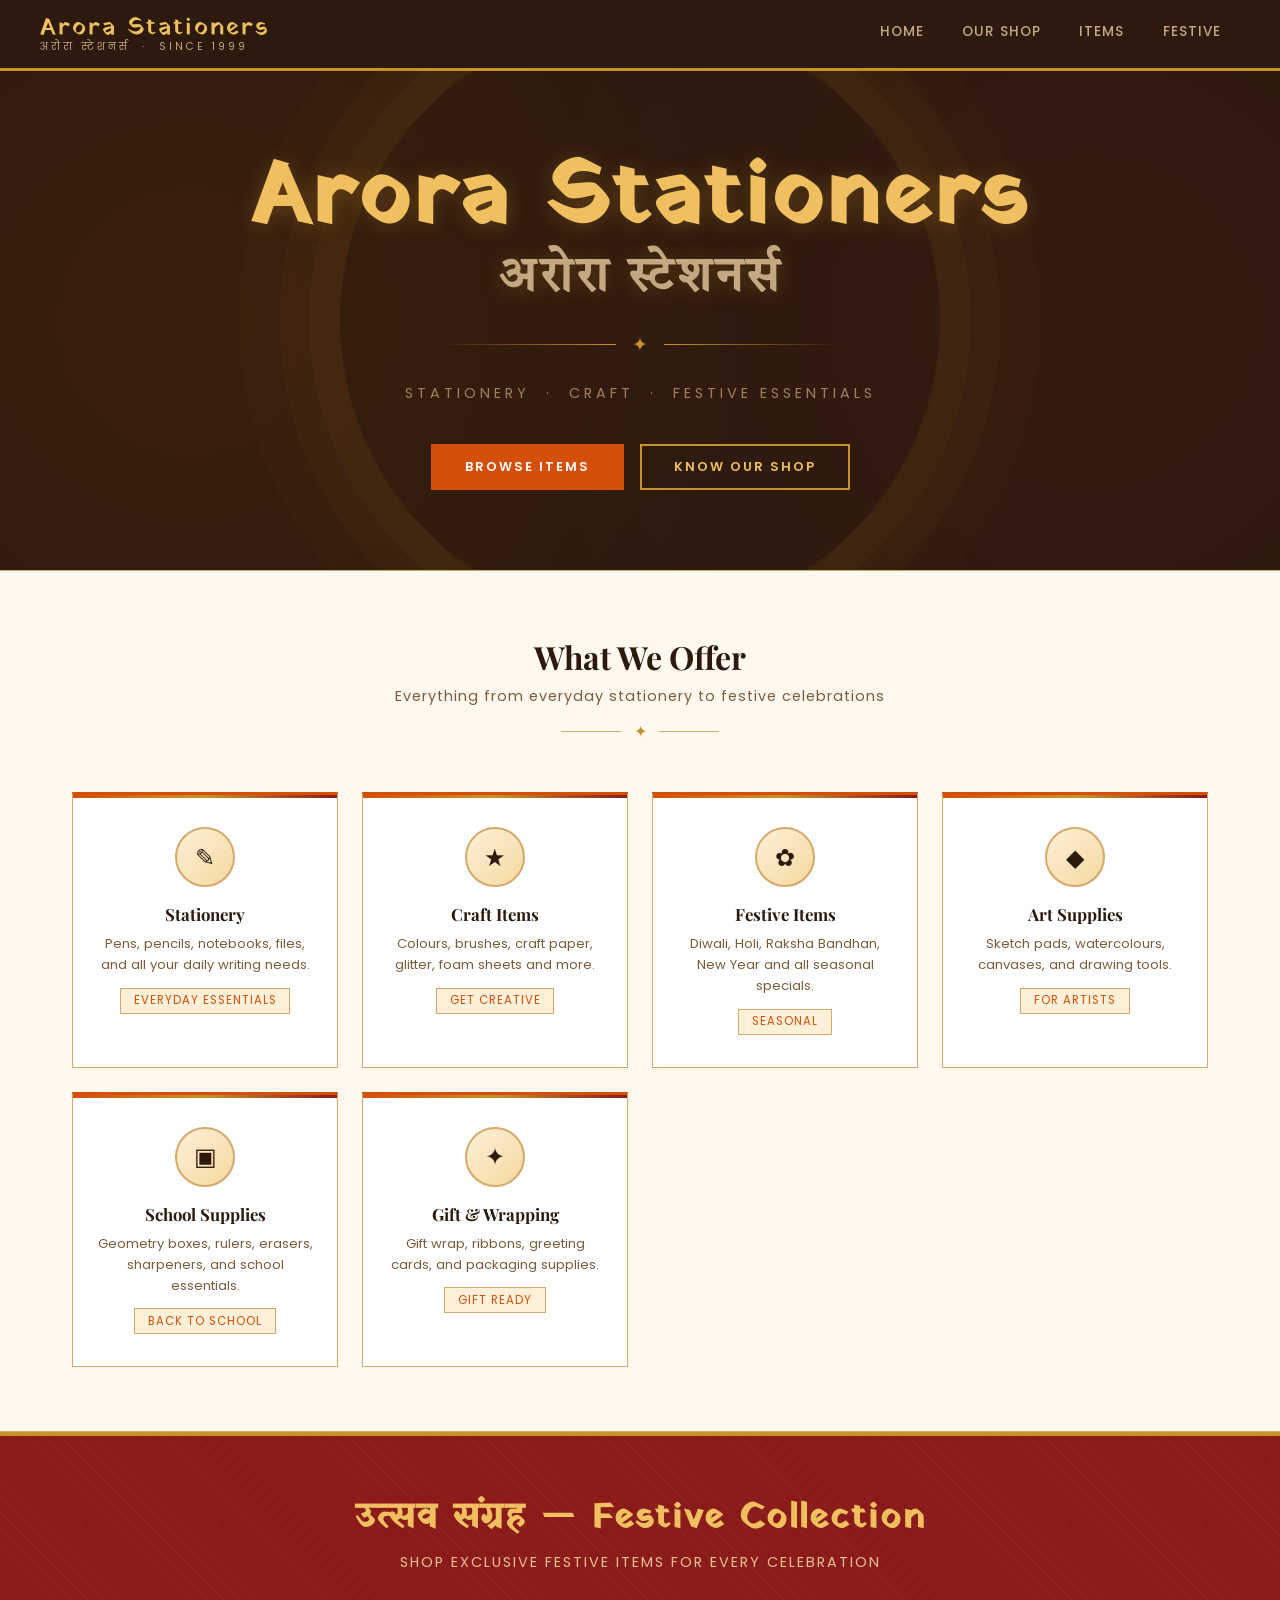
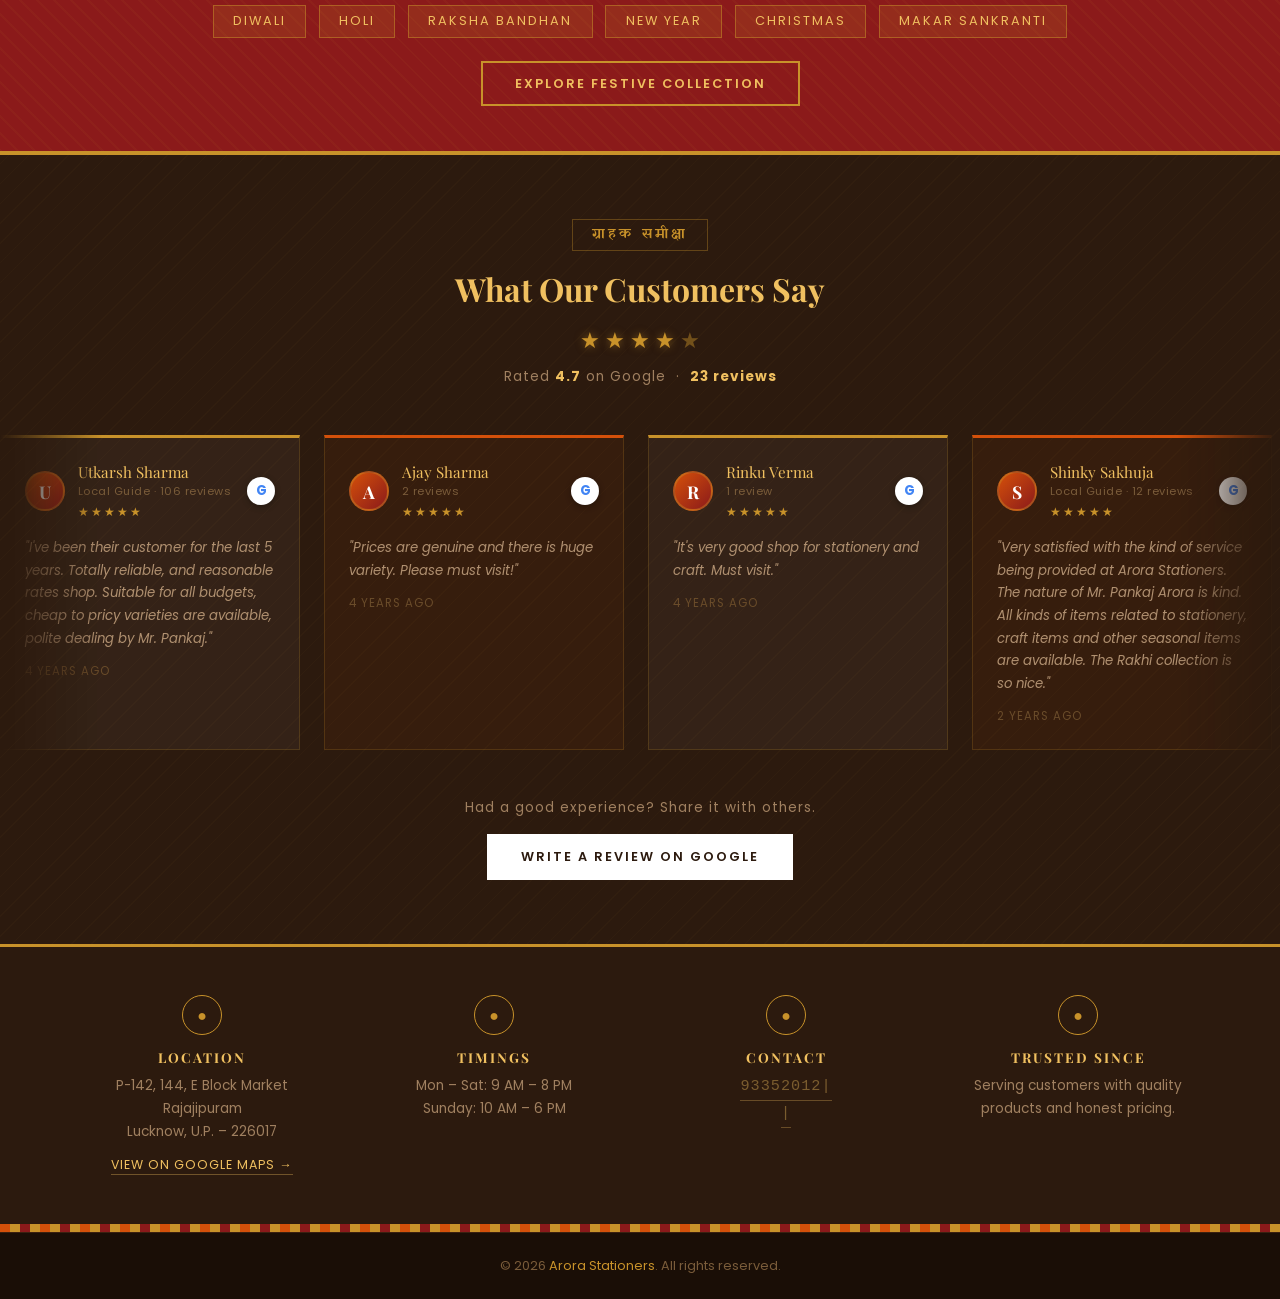
<file: index.html>
<!DOCTYPE html>
<html lang="en">
<head>
  <meta charset="UTF-8" />
  <meta name="viewport" content="width=device-width, initial-scale=1.0"/>
  <title>Arora Stationers – Your Creative Corner</title>
  <link rel="stylesheet" href="style.css" />
</head>
<body>
  <nav>
    <a href="index.html" class="nav-logo">
      <span class="hindi-name">Arora Stationers</span>
      <span class="sub-name">अरोरा स्टेशनर्स &nbsp;·&nbsp; Since 1999</span>
    </a>
    <ul>
      <li><a href="index.html">Home</a></li>
      <li><a href="shop.html">Our Shop</a></li>
      <li><a href="items.html">Items</a></li>
      <li><a href="festive.html">Festive</a></li>
    </ul>
    <button class="nav-hamburger" id="hamburger" aria-label="Menu">
      <span></span><span></span><span></span>
    </button>
  </nav>

  <!-- HERO -->
  <div class="hero">
    <div class="hero-content">
      <h1>
        Arora Stationers
        <span class="hindi-script">अरोरा स्टेशनर्स</span>
      </h1>
      <div class="hero-divider"><span>&#10022;</span></div>
      <p class="hero-tagline">Stationery &nbsp;·&nbsp; Craft &nbsp;·&nbsp; Festive Essentials</p>
      <div class="hero-btns">
        <a href="items.html" class="btn btn-primary">Browse Items</a>
        <a href="shop.html" class="btn btn-outline">Know Our Shop</a>
      </div>
    </div>
  </div>

  <!-- CATEGORIES -->
  <div class="categories-bg">
    <div class="section-wrap">
      <div class="section-title">
        <h2>What We Offer</h2>
        <p>Everything from everyday stationery to festive celebrations</p>
        <div class="ornament-divider"><span>&#10022;</span></div>
      </div>
      <div class="cards-grid">
        <a href="items.html#stationery" class="card">
          <div class="card-icon-wrap">&#9998;</div>
          <h3>Stationery</h3>
          <p>Pens, pencils, notebooks, files, and all your daily writing needs.</p>
          <span class="card-tag">Everyday Essentials</span>
        </a>
        <a href="items.html#craft" class="card">
          <div class="card-icon-wrap">&#9733;</div>
          <h3>Craft Items</h3>
          <p>Colours, brushes, craft paper, glitter, foam sheets and more.</p>
          <span class="card-tag">Get Creative</span>
        </a>
        <a href="festive.html" class="card">
          <div class="card-icon-wrap">&#10047;</div>
          <h3>Festive Items</h3>
          <p>Diwali, Holi, Raksha Bandhan, New Year and all seasonal specials.</p>
          <span class="card-tag">Seasonal</span>
        </a>
        <a href="items.html#art" class="card">
          <div class="card-icon-wrap">&#9670;</div>
          <h3>Art Supplies</h3>
          <p>Sketch pads, watercolours, canvases, and drawing tools.</p>
          <span class="card-tag">For Artists</span>
        </a>
        <a href="items.html#school" class="card">
          <div class="card-icon-wrap">&#9635;</div>
          <h3>School Supplies</h3>
          <p>Geometry boxes, rulers, erasers, sharpeners, and school essentials.</p>
          <span class="card-tag">Back to School</span>
        </a>
        <a href="items.html#gifting" class="card">
          <div class="card-icon-wrap">&#10022;</div>
          <h3>Gift &amp; Wrapping</h3>
          <p>Gift wrap, ribbons, greeting cards, and packaging supplies.</p>
          <span class="card-tag">Gift Ready</span>
        </a>
      </div>
    </div>
  </div>

  <!-- FESTIVE BANNER -->
  <div class="festive-banner">
    <h2>उत्सव संग्रह &nbsp;—&nbsp; Festive Collection</h2>
    <p>Shop exclusive festive items for every celebration</p>
    <div class="festive-tags">
      <span class="festive-tag">Diwali</span>
      <span class="festive-tag">Holi</span>
      <span class="festive-tag">Raksha Bandhan</span>
      <span class="festive-tag">New Year</span>
      <span class="festive-tag">Christmas</span>
      <span class="festive-tag">Makar Sankranti</span>
    </div>
    <a href="festive.html" class="btn btn-outline">Explore Festive Collection</a>
  </div>

  <!-- REVIEWS SECTION -->
  <div class="reviews-section">

    <div class="reviews-bg-pattern"></div>

    <div class="reviews-inner">

      <div class="reviews-header">
        <div class="reviews-badge">ग्राहक समीक्षा</div>
        <h2>What Our Customers Say</h2>
        <div class="reviews-stars-row">
          <span class="star filled">&#9733;</span>
          <span class="star filled">&#9733;</span>
          <span class="star filled">&#9733;</span>
          <span class="star filled">&#9733;</span>
          <span class="star half">&#9733;</span>
        </div>
        <p class="reviews-sub">Rated <strong>4.7</strong> on Google &nbsp;·&nbsp; <strong>23 reviews</strong></p>
      </div>

      <!-- REVIEW CARDS MARQUEE -->
      <div class="reviews-marquee-wrap">
        <div class="reviews-marquee">

          <div class="review-card">
            <div class="review-top">
              <div class="reviewer-avatar">U</div>
              <div>
                <div class="reviewer-name">Utkarsh Sharma</div>
                <div class="reviewer-meta">Local Guide · 106 reviews</div>
                <div class="review-stars">&#9733;&#9733;&#9733;&#9733;&#9733;</div>
              </div>
              <div class="google-badge">G</div>
            </div>
            <p class="review-text">"I've been their customer for the last 5 years. Totally reliable, and reasonable rates shop. Suitable for all budgets, cheap to pricy varieties are available, polite dealing by Mr. Pankaj."</p>
            <div class="review-date">4 years ago</div>
          </div>

          <div class="review-card review-card--accent">
            <div class="review-top">
              <div class="reviewer-avatar">A</div>
              <div>
                <div class="reviewer-name">Ajay Sharma</div>
                <div class="reviewer-meta">2 reviews</div>
                <div class="review-stars">&#9733;&#9733;&#9733;&#9733;&#9733;</div>
              </div>
              <div class="google-badge">G</div>
            </div>
            <p class="review-text">"Prices are genuine and there is huge variety. Please must visit!"</p>
            <div class="review-date">4 years ago</div>
          </div>

          <div class="review-card">
            <div class="review-top">
              <div class="reviewer-avatar">R</div>
              <div>
                <div class="reviewer-name">Rinku Verma</div>
                <div class="reviewer-meta">1 review</div>
                <div class="review-stars">&#9733;&#9733;&#9733;&#9733;&#9733;</div>
              </div>
              <div class="google-badge">G</div>
            </div>
            <p class="review-text">"It's very good shop for stationery and craft. Must visit."</p>
            <div class="review-date">4 years ago</div>
          </div>

          <div class="review-card review-card--accent">
            <div class="review-top">
              <div class="reviewer-avatar">S</div>
              <div>
                <div class="reviewer-name">Shinky Sakhuja</div>
                <div class="reviewer-meta">Local Guide · 12 reviews</div>
                <div class="review-stars">&#9733;&#9733;&#9733;&#9733;&#9733;</div>
              </div>
              <div class="google-badge">G</div>
            </div>
            <p class="review-text">"Very satisfied with the kind of service being provided at Arora Stationers. The nature of Mr. Pankaj Arora is kind. All kinds of items related to stationery, craft items and other seasonal items are available. The Rakhi collection is so nice."</p>
            <div class="review-date">2 years ago</div>
          </div>

          <div class="review-card">
            <div class="review-top">
              <div class="reviewer-avatar">H</div>
              <div>
                <div class="reviewer-name">Himani Khaneja</div>
                <div class="reviewer-meta">7 reviews</div>
                <div class="review-stars">&#9733;&#9733;&#9733;&#9733;&#9733;</div>
              </div>
              <div class="google-badge">G</div>
            </div>
            <p class="review-text">"Since my childhood, this place has been catering to all my school and craft needs. I even get my makeup craft supplies from here. Very creative material available. Hands down I trust it with everything."</p>
            <div class="review-date">2 years ago</div>
          </div>

          <!-- duplicate set for seamless loop -->
          <div class="review-card">
            <div class="review-top">
              <div class="reviewer-avatar">U</div>
              <div>
                <div class="reviewer-name">Utkarsh Sharma</div>
                <div class="reviewer-meta">Local Guide · 106 reviews</div>
                <div class="review-stars">&#9733;&#9733;&#9733;&#9733;&#9733;</div>
              </div>
              <div class="google-badge">G</div>
            </div>
            <p class="review-text">"I've been their customer for the last 5 years. Totally reliable, and reasonable rates shop. Suitable for all budgets, cheap to pricy varieties are available, polite dealing by Mr. Pankaj."</p>
            <div class="review-date">4 years ago</div>
          </div>

          <div class="review-card review-card--accent">
            <div class="review-top">
              <div class="reviewer-avatar">A</div>
              <div>
                <div class="reviewer-name">Ajay Sharma</div>
                <div class="reviewer-meta">2 reviews</div>
                <div class="review-stars">&#9733;&#9733;&#9733;&#9733;&#9733;</div>
              </div>
              <div class="google-badge">G</div>
            </div>
            <p class="review-text">"Prices are genuine and there is huge variety. Please must visit!"</p>
            <div class="review-date">4 years ago</div>
          </div>

          <div class="review-card">
            <div class="review-top">
              <div class="reviewer-avatar">R</div>
              <div>
                <div class="reviewer-name">Rinku Verma</div>
                <div class="reviewer-meta">1 review</div>
                <div class="review-stars">&#9733;&#9733;&#9733;&#9733;&#9733;</div>
              </div>
              <div class="google-badge">G</div>
            </div>
            <p class="review-text">"It's very good shop for stationery and craft. Must visit."</p>
            <div class="review-date">4 years ago</div>
          </div>

          <div class="review-card review-card--accent">
            <div class="review-top">
              <div class="reviewer-avatar">S</div>
              <div>
                <div class="reviewer-name">Shinky Sakhuja</div>
                <div class="reviewer-meta">Local Guide · 12 reviews</div>
                <div class="review-stars">&#9733;&#9733;&#9733;&#9733;&#9733;</div>
              </div>
              <div class="google-badge">G</div>
            </div>
            <p class="review-text">"Very satisfied with the kind of service being provided at Arora Stationers. The nature of Mr. Pankaj Arora is kind. All kinds of items related to stationery, craft items and other seasonal items are available. The Rakhi collection is so nice."</p>
            <div class="review-date">2 years ago</div>
          </div>

          <div class="review-card">
            <div class="review-top">
              <div class="reviewer-avatar">H</div>
              <div>
                <div class="reviewer-name">Himani Khaneja</div>
                <div class="reviewer-meta">7 reviews</div>
                <div class="review-stars">&#9733;&#9733;&#9733;&#9733;&#9733;</div>
              </div>
              <div class="google-badge">G</div>
            </div>
            <p class="review-text">"Since my childhood, this place has been catering to all my school and craft needs. I even get my makeup craft supplies from here. Very creative material available. Hands down I trust it with everything."</p>
            <div class="review-date">2 years ago</div>
          </div>

        </div>
      </div>

      <!-- WRITE A REVIEW CTA -->
      <div class="review-cta">
        <p>Had a good experience? Share it with others.</p>
        <!-- PASTE YOUR GOOGLE REVIEW LINK BELOW in the href="" -->
        <a href="YOUR_GOOGLE_REVIEW_LINK_HERE" target="_blank" class="btn btn-review">
          Write a Review on Google
        </a>
      </div>

    </div>
  </div>

  <!-- INFO STRIP -->
  <div class="info-strip">
    <div class="info-strip-inner">
      <div class="info-item">
        <div class="info-icon">&#9679;</div>
        <h4>Location</h4>
        <p>
          P-142, 144, E Block Market<br/>
          Rajajipuram<br/>
          Lucknow, U.P. – 226017
        </p>
        <!-- PASTE YOUR GOOGLE MAPS LINK BELOW in the href="" -->
        <a href="https://maps.app.goo.gl/rVZ9LDZaRFy4vV4q8" target="_blank" class="maps-link">View on Google Maps &rarr;</a>
      </div>
      <div class="info-item">
        <div class="info-icon">&#9679;</div>
        <h4>Timings</h4>
        <p>Mon – Sat: 9 AM – 8 PM<br/>Sunday: 10 AM – 6 PM</p>
      </div>
      <div class="info-item">
        <div class="info-icon">&#9679;</div>
        <h4>Contact</h4>
        <p>
          <a href="tel:9335201244" class="phone-reveal" data-number="9335201244">
            <span class="phone-text">__________</span>
          </a>
          <br/>
          <a href="tel:8840634028" class="phone-reveal" data-number="8840634028">
            <span class="phone-text">__________</span>
          </a>
        </p>
      </div>
      <div class="info-item">
        <div class="info-icon">&#9679;</div>
        <h4>Trusted Since</h4>
        <p>Serving customers with quality products and honest pricing.</p>
      </div>
    </div>
  </div>

  <div class="pattern-border"></div>

  <footer>
    <p>&copy; 2026 <a href="index.html">Arora Stationers</a>. All rights reserved.</p>
  </footer>

  <script>
    // Hamburger menu
    const hamburger = document.getElementById('hamburger');
    const navUl = document.querySelector('nav ul');
    hamburger.addEventListener('click', () => {
      hamburger.classList.toggle('open');
      navUl.classList.toggle('open');
    });
    // Close menu on link click
    navUl.querySelectorAll('a').forEach(a => a.addEventListener('click', () => {
      hamburger.classList.remove('open');
      navUl.classList.remove('open');
    }));

    // Typewriter reveal for phone numbers when info strip scrolls into view
    function typeNumber(el) {
      const number = el.dataset.number;
      const span   = el.querySelector('.phone-text');
      const cursor = '|';
      let i = 0;

      span.textContent = cursor;

      const interval = setInterval(() => {
        if (i < number.length) {
          span.textContent = number.slice(0, i + 1) + cursor;
          i++;
        } else {
          span.textContent = number;
          el.classList.add('revealed');
          clearInterval(interval);
        }
      }, 80);
    }

    const observer = new IntersectionObserver((entries) => {
      entries.forEach(entry => {
        if (entry.isIntersecting) {
          const links = entry.target.querySelectorAll('.phone-reveal');
          links.forEach((el, idx) => {
            setTimeout(() => typeNumber(el), idx * 600);
          });
          observer.unobserve(entry.target);
        }
      });
    }, { threshold: 0.4 });

    const strip = document.querySelector('.info-strip');
    if (strip) observer.observe(strip);
  </script>

</body>
</html>
</file>
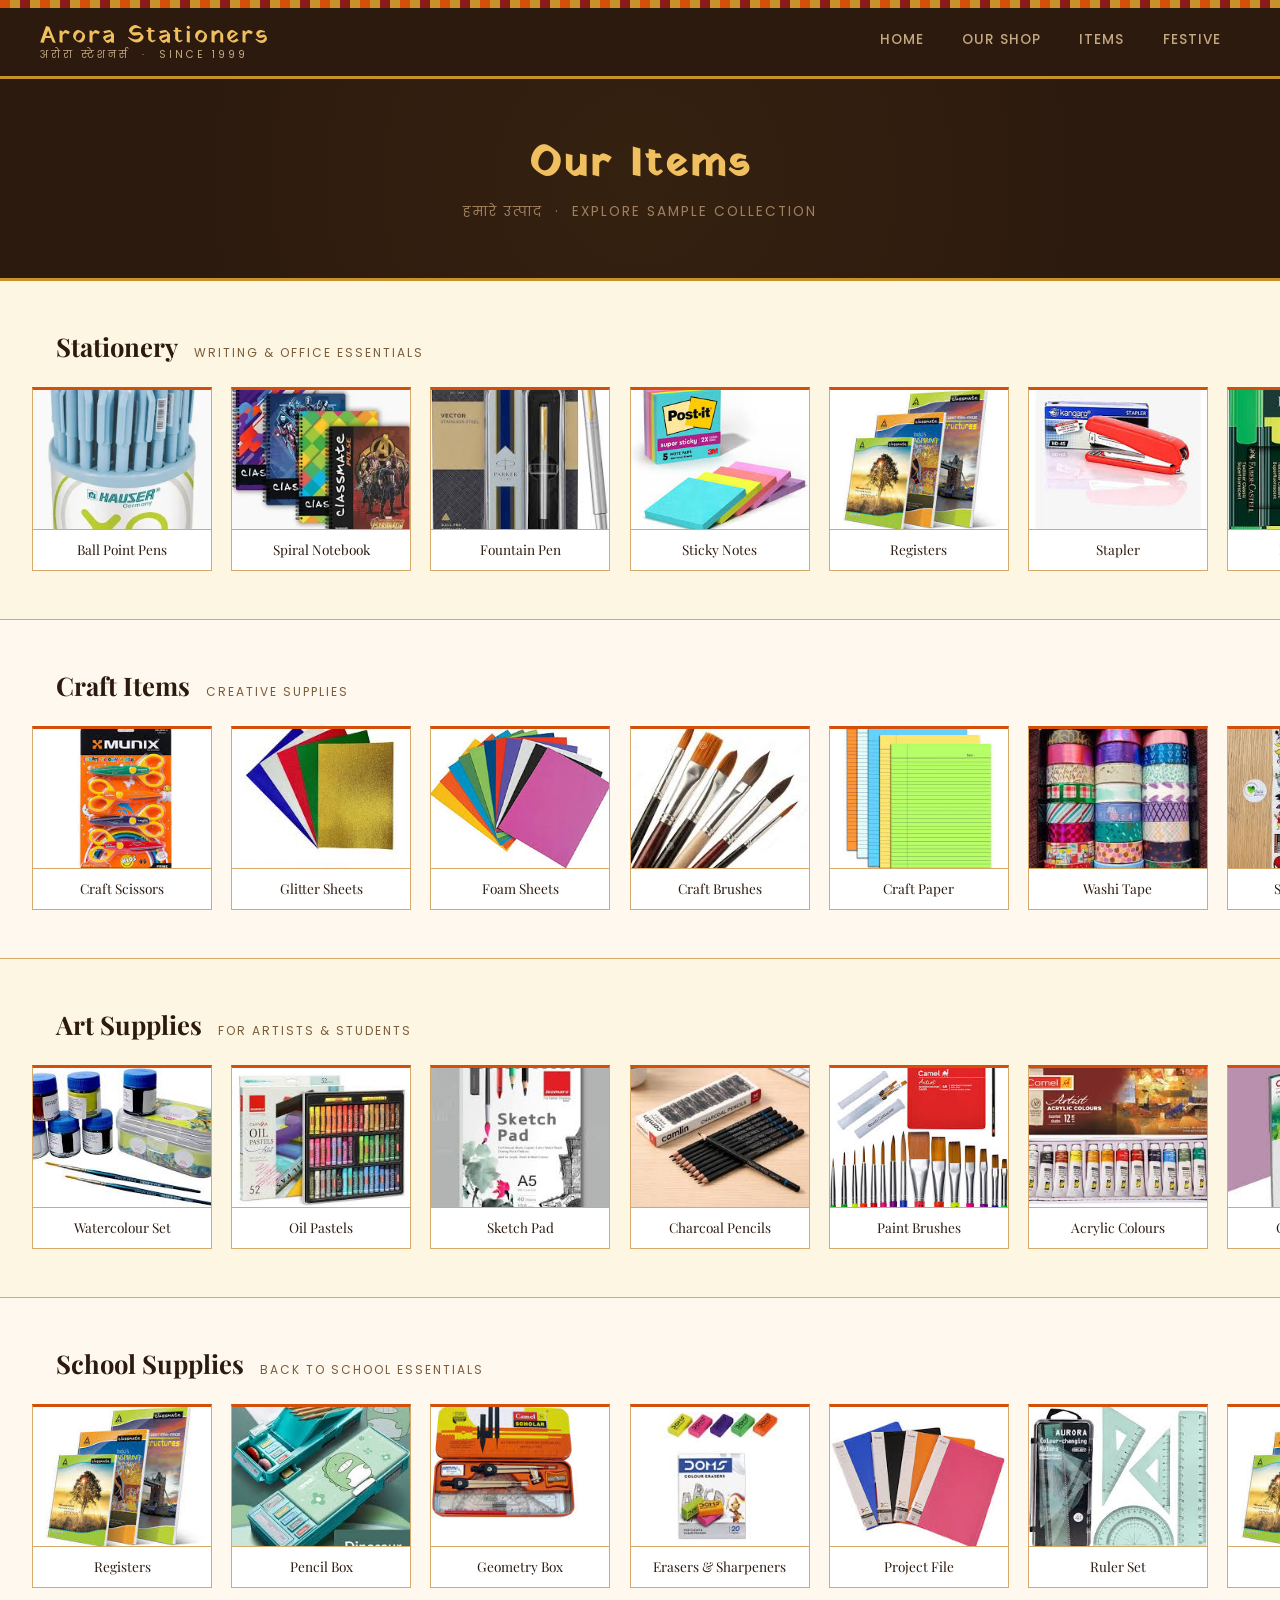
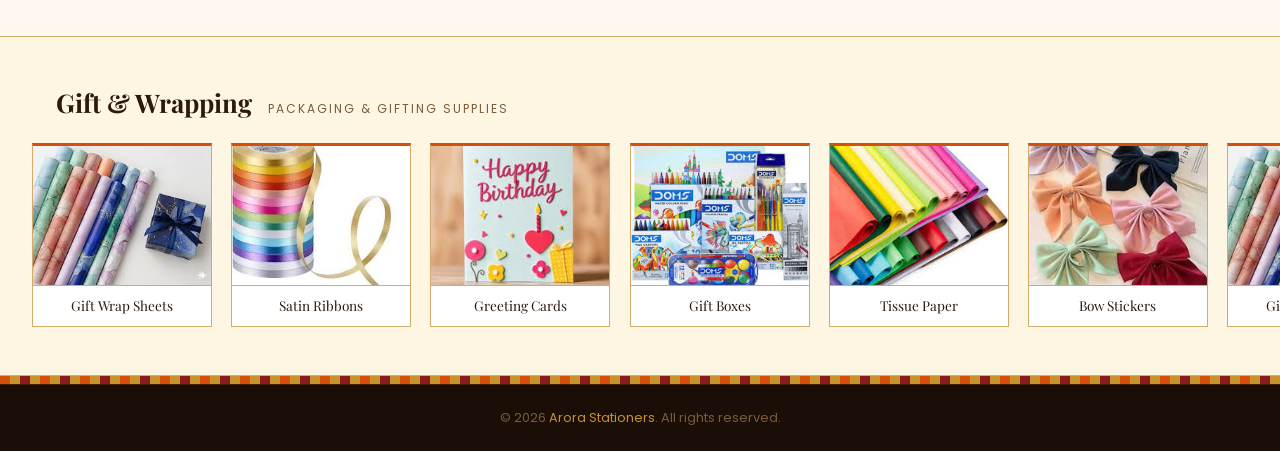
<file: items.html>
<!DOCTYPE html>
<html lang="en">
<head>
  <meta charset="UTF-8" />
  <meta name="viewport" content="width=device-width, initial-scale=1.0"/>
  <title>Items – Arora Stationers</title>
  <link rel="stylesheet" href="style.css" />
  <style>
    .carousel-section {
      padding: 3rem 0 3rem 2rem;
      border-bottom: 1px solid var(--border);
      overflow: hidden;
    }
    .carousel-section:last-of-type { border-bottom: none; }
    .carousel-section.alt-bg { background: #fff8ee; }

    .carousel-header {
      max-width: 1200px;
      margin: 0 auto 1.5rem;
      padding-right: 2rem;
      display: flex;
      align-items: baseline;
      gap: 1rem;
    }
    .carousel-header h2 {
      font-family: 'Playfair Display', serif;
      font-size: 1.6rem;
      color: var(--dark-brown);
    }
    .carousel-header span {
      font-size: 0.75rem;
      letter-spacing: 2px;
      text-transform: uppercase;
      color: var(--muted);
    }

    .carousel-track-wrap {
      overflow: hidden;
      width: 100%;
      cursor: grab;
      user-select: none;
    }
    .carousel-track-wrap:active { cursor: grabbing; }

    .carousel-track {
      display: flex;
      gap: 1.2rem;
      width: max-content;
      animation: scroll-left 30s linear infinite;
    }
    .carousel-track:hover { animation-play-state: paused; }

    @keyframes scroll-left {
      0%   { transform: translateX(0); }
      100% { transform: translateX(-50%); }
    }

    .c-card {
      width: 180px;
      flex-shrink: 0;
      background: white;
      border: 1px solid var(--border);
      border-top: 3px solid var(--saffron);
      text-align: center;
      overflow: hidden;
      transition: transform 0.3s, box-shadow 0.3s;
    }
    .c-card:hover {
      transform: translateY(-5px);
      box-shadow: 0 10px 25px rgba(44,26,14,0.12);
    }
    .c-card img {
      width: 100%;
      height: 140px;
      object-fit: cover;
      display: block;
      border-bottom: 1px solid var(--border);
    }
    .c-card-name {
      padding: 0.7rem 0.5rem;
      font-family: 'Playfair Display', serif;
      font-size: 0.85rem;
      color: var(--dark-brown);
      line-height: 1.3;
    }
  </style>
</head>
<body>

  <div class="pattern-border"></div>

  <nav>
    <a href="index.html" class="nav-logo">
      <span class="hindi-name">Arora Stationers</span>
      <span class="sub-name">अरोरा स्टेशनर्स &nbsp;·&nbsp; Since 1999</span>
    </a>
    <ul>
      <li><a href="index.html">Home</a></li>
      <li><a href="shop.html">Our Shop</a></li>
      <li><a href="items.html">Items</a></li>
      <li><a href="festive.html">Festive</a></li>
    </ul>
    <button class="nav-hamburger" id="hamburger" aria-label="Menu">
      <span></span><span></span><span></span>
    </button>
  </nav>

  <div class="page-hero">
    <h1>Our Items</h1>
    <p>हमारे उत्पाद &nbsp;·&nbsp; EXPLORE SAMPLE COLLECTION</p>
  </div>


  <!-- STATIONERY -->
  <div class="carousel-section" id="stationery">
    <div class="carousel-header">
      <h2>Stationery</h2>
      <span>Writing &amp; Office Essentials</span>
    </div>
    <div class="carousel-track-wrap">
      <div class="carousel-track" style="animation-duration:30s;">
        <div class="c-card"><img src="images/ball-pens.jpg" alt="Ball Point Pens"/><div class="c-card-name">Ball Point Pens</div></div>
        <div class="c-card"><img src="images/notebook.jpg" alt="Spiral Notebook"/><div class="c-card-name">Spiral Notebook</div></div>
        <div class="c-card"><img src="images/fountain-pen.jpg" alt="Fountain Pen"/><div class="c-card-name">Fountain Pen</div></div>
        <div class="c-card"><img src="images/sticky-notes.jpg" alt="Sticky Notes"/><div class="c-card-name">Sticky Notes</div></div>
        <div class="c-card"><img src="images/registers.jpg" alt="Registers"/><div class="c-card-name">Registers</div></div>
        <div class="c-card"><img src="images/stapler.jpg" alt="Stapler"/><div class="c-card-name">Stapler</div></div>
        <div class="c-card"><img src="images/highlighters.jpg" alt="Highlighters"/><div class="c-card-name">Highlighters</div></div>
        <div class="c-card"><img src="images/pencils.jpg" alt="Pencils"/><div class="c-card-name">Pencils</div></div>
        <!-- duplicate for seamless loop -->
        <div class="c-card"><img src="images/ball-pens.jpg" alt="Ball Point Pens"/><div class="c-card-name">Ball Point Pens</div></div>
        <div class="c-card"><img src="images/notebook.jpg" alt="Spiral Notebook"/><div class="c-card-name">Spiral Notebook</div></div>
        <div class="c-card"><img src="images/fountain-pen.jpg" alt="Fountain Pen"/><div class="c-card-name">Fountain Pen</div></div>
        <div class="c-card"><img src="images/sticky-notes.jpg" alt="Sticky Notes"/><div class="c-card-name">Sticky Notes</div></div>
        <div class="c-card"><img src="images/registers.jpg" alt="Registers"/><div class="c-card-name">Registers</div></div>
        <div class="c-card"><img src="images/stapler.jpg" alt="Stapler"/><div class="c-card-name">Stapler</div></div>
        <div class="c-card"><img src="images/highlighters.jpg" alt="Highlighters"/><div class="c-card-name">Highlighters</div></div>
        <div class="c-card"><img src="images/pencils.jpg" alt="Pencils"/><div class="c-card-name">Pencils</div></div>
      </div>
    </div>
  </div>


  <!-- CRAFT -->
  <div class="carousel-section alt-bg" id="craft">
    <div class="carousel-header">
      <h2>Craft Items</h2>
      <span>Creative Supplies</span>
    </div>
    <div class="carousel-track-wrap">
      <div class="carousel-track" style="animation-duration:35s;">
        <div class="c-card"><img src="images/craft-scissors.jpg" alt="Craft Scissors"/><div class="c-card-name">Craft Scissors</div></div>
        <div class="c-card"><img src="images/glitter-sheets.jpg" alt="Glitter Sheets"/><div class="c-card-name">Glitter Sheets</div></div>
        <div class="c-card"><img src="images/foam-sheets.jpg" alt="Foam Sheets"/><div class="c-card-name">Foam Sheets</div></div>
        <div class="c-card"><img src="images/craft-brushes.jpg" alt="Craft Brushes"/><div class="c-card-name">Craft Brushes</div></div>
        <div class="c-card"><img src="images/craft-paper.jpg" alt="Craft Paper"/><div class="c-card-name">Craft Paper</div></div>
        <div class="c-card"><img src="images/washi-tape.jpg" alt="Washi Tape"/><div class="c-card-name">Washi Tape</div></div>
        <div class="c-card"><img src="images/sticker-sheets.jpg" alt="Sticker Sheets"/><div class="c-card-name">Sticker Sheets</div></div>
        <!-- duplicate -->
        <div class="c-card"><img src="images/craft-scissors.jpg" alt="Craft Scissors"/><div class="c-card-name">Craft Scissors</div></div>
        <div class="c-card"><img src="images/glitter-sheets.jpg" alt="Glitter Sheets"/><div class="c-card-name">Glitter Sheets</div></div>
        <div class="c-card"><img src="images/foam-sheets.jpg" alt="Foam Sheets"/><div class="c-card-name">Foam Sheets</div></div>
        <div class="c-card"><img src="images/craft-brushes.jpg" alt="Craft Brushes"/><div class="c-card-name">Craft Brushes</div></div>
        <div class="c-card"><img src="images/craft-paper.jpg" alt="Craft Paper"/><div class="c-card-name">Craft Paper</div></div>
        <div class="c-card"><img src="images/washi-tape.jpg" alt="Washi Tape"/><div class="c-card-name">Washi Tape</div></div>
        <div class="c-card"><img src="images/sticker-sheets.jpg" alt="Sticker Sheets"/><div class="c-card-name">Sticker Sheets</div></div>
      </div>
    </div>
  </div>


  <!-- ART SUPPLIES -->
  <div class="carousel-section" id="art">
    <div class="carousel-header">
      <h2>Art Supplies</h2>
      <span>For Artists &amp; Students</span>
    </div>
    <div class="carousel-track-wrap">
      <div class="carousel-track" style="animation-duration:28s;">
        <div class="c-card"><img src="images/watercolour.jpg" alt="Watercolour Set"/><div class="c-card-name">Watercolour Set</div></div>
        <div class="c-card"><img src="images/oil-pastels.jpg" alt="Oil Pastels"/><div class="c-card-name">Oil Pastels</div></div>
        <div class="c-card"><img src="images/sketch-pad.jpg" alt="Sketch Pad"/><div class="c-card-name">Sketch Pad</div></div>
        <div class="c-card"><img src="images/charcoal-pencils.jpg" alt="Charcoal Pencils"/><div class="c-card-name">Charcoal Pencils</div></div>
        <div class="c-card"><img src="images/paint-brushes.jpg" alt="Paint Brushes"/><div class="c-card-name">Paint Brushes</div></div>
        <div class="c-card"><img src="images/acrylic-colours.jpg" alt="Acrylic Colours"/><div class="c-card-name">Acrylic Colours</div></div>
        <div class="c-card"><img src="images/canvas-board.jpg" alt="Canvas Board"/><div class="c-card-name">Canvas Board</div></div>
        <!-- duplicate -->
        <div class="c-card"><img src="images/watercolour.jpg" alt="Watercolour Set"/><div class="c-card-name">Watercolour Set</div></div>
        <div class="c-card"><img src="images/oil-pastels.jpg" alt="Oil Pastels"/><div class="c-card-name">Oil Pastels</div></div>
        <div class="c-card"><img src="images/sketch-pad.jpg" alt="Sketch Pad"/><div class="c-card-name">Sketch Pad</div></div>
        <div class="c-card"><img src="images/charcoal-pencils.jpg" alt="Charcoal Pencils"/><div class="c-card-name">Charcoal Pencils</div></div>
        <div class="c-card"><img src="images/paint-brushes.jpg" alt="Paint Brushes"/><div class="c-card-name">Paint Brushes</div></div>
        <div class="c-card"><img src="images/acrylic-colours.jpg" alt="Acrylic Colours"/><div class="c-card-name">Acrylic Colours</div></div>
        <div class="c-card"><img src="images/canvas-board.jpg" alt="Canvas Board"/><div class="c-card-name">Canvas Board</div></div>
      </div>
    </div>
  </div>


  <!-- SCHOOL SUPPLIES -->
  <div class="carousel-section alt-bg" id="school">
    <div class="carousel-header">
      <h2>School Supplies</h2>
      <span>Back to School Essentials</span>
    </div>
    <div class="carousel-track-wrap">
      <div class="carousel-track" style="animation-duration:32s;">
        <div class="c-card"><img src="images/registers.jpg" alt="Registers"/><div class="c-card-name">Registers</div></div>
        <div class="c-card"><img src="images/pencil-box.jpg" alt="Pencil Box"/><div class="c-card-name">Pencil Box</div></div>
        <div class="c-card"><img src="images/geometry-box.jpg" alt="Geometry Box"/><div class="c-card-name">Geometry Box</div></div>
        <div class="c-card"><img src="images/erasers.jpg" alt="Erasers & Sharpeners"/><div class="c-card-name">Erasers &amp; Sharpeners</div></div>
        <div class="c-card"><img src="images/project-file.jpg" alt="Project File"/><div class="c-card-name">Project File</div></div>
        <div class="c-card"><img src="images/ruler-set.jpg" alt="Ruler Set"/><div class="c-card-name">Ruler Set</div></div>
        <!-- duplicate -->
        <div class="c-card"><img src="images/registers.jpg" alt="Registers"/><div class="c-card-name">Registers</div></div>
        <div class="c-card"><img src="images/pencil-box.jpg" alt="Pencil Box"/><div class="c-card-name">Pencil Box</div></div>
        <div class="c-card"><img src="images/geometry-box.jpg" alt="Geometry Box"/><div class="c-card-name">Geometry Box</div></div>
        <div class="c-card"><img src="images/erasers.jpg" alt="Erasers & Sharpeners"/><div class="c-card-name">Erasers &amp; Sharpeners</div></div>
        <div class="c-card"><img src="images/project-file.jpg" alt="Project File"/><div class="c-card-name">Project File</div></div>
        <div class="c-card"><img src="images/ruler-set.jpg" alt="Ruler Set"/><div class="c-card-name">Ruler Set</div></div>
      </div>
    </div>
  </div>


  <!-- GIFTING -->
  <div class="carousel-section" id="gifting">
    <div class="carousel-header">
      <h2>Gift &amp; Wrapping</h2>
      <span>Packaging &amp; Gifting Supplies</span>
    </div>
    <div class="carousel-track-wrap">
      <div class="carousel-track" style="animation-duration:26s;">
        <div class="c-card"><img src="images/gift-wrap.jpg" alt="Gift Wrap Sheets"/><div class="c-card-name">Gift Wrap Sheets</div></div>
        <div class="c-card"><img src="images/ribbons.jpg" alt="Satin Ribbons"/><div class="c-card-name">Satin Ribbons</div></div>
        <div class="c-card"><img src="images/greeting-cards.jpg" alt="Greeting Cards"/><div class="c-card-name">Greeting Cards</div></div>
        <div class="c-card"><img src="images/gift-boxes.jpg" alt="Gift Boxes"/><div class="c-card-name">Gift Boxes</div></div>
        <div class="c-card"><img src="images/tissue-paper.jpg" alt="Tissue Paper"/><div class="c-card-name">Tissue Paper</div></div>
        <div class="c-card"><img src="images/bow-stickers.jpg" alt="Bow Stickers"/><div class="c-card-name">Bow Stickers</div></div>
        <!-- duplicate -->
        <div class="c-card"><img src="images/gift-wrap.jpg" alt="Gift Wrap Sheets"/><div class="c-card-name">Gift Wrap Sheets</div></div>
        <div class="c-card"><img src="images/ribbons.jpg" alt="Satin Ribbons"/><div class="c-card-name">Satin Ribbons</div></div>
        <div class="c-card"><img src="images/greeting-cards.jpg" alt="Greeting Cards"/><div class="c-card-name">Greeting Cards</div></div>
        <div class="c-card"><img src="images/gift-boxes.jpg" alt="Gift Boxes"/><div class="c-card-name">Gift Boxes</div></div>
        <div class="c-card"><img src="images/tissue-paper.jpg" alt="Tissue Paper"/><div class="c-card-name">Tissue Paper</div></div>
        <div class="c-card"><img src="images/bow-stickers.jpg" alt="Bow Stickers"/><div class="c-card-name">Bow Stickers</div></div>
      </div>
    </div>
  </div>


  <a href="index.html" class="back-home-btn">
    <span class="back-arrow">&#8592;</span> Home
  </a>

  <div class="pattern-border"></div>
  <footer>
    <p>&copy; 2026 <a href="index.html">Arora Stationers</a>. All rights reserved.</p>
  </footer>

  <script>
    const hamburger = document.getElementById('hamburger');
    const navUl = document.querySelector('nav ul');
    hamburger.addEventListener('click', () => {
      hamburger.classList.toggle('open');
      navUl.classList.toggle('open');
    });
    navUl.querySelectorAll('a').forEach(a => a.addEventListener('click', () => {
      hamburger.classList.remove('open');
      navUl.classList.remove('open');
    }));

    document.querySelectorAll('.carousel-track-wrap').forEach(wrap => {
      const track = wrap.querySelector('.carousel-track');
      wrap.addEventListener('mousedown', () => track.style.animationPlayState = 'paused');
      wrap.addEventListener('mouseleave', () => track.style.animationPlayState = 'running');
      wrap.addEventListener('mouseup',    () => track.style.animationPlayState = 'running');
    });
  </script>
</body>
</html>
</file>
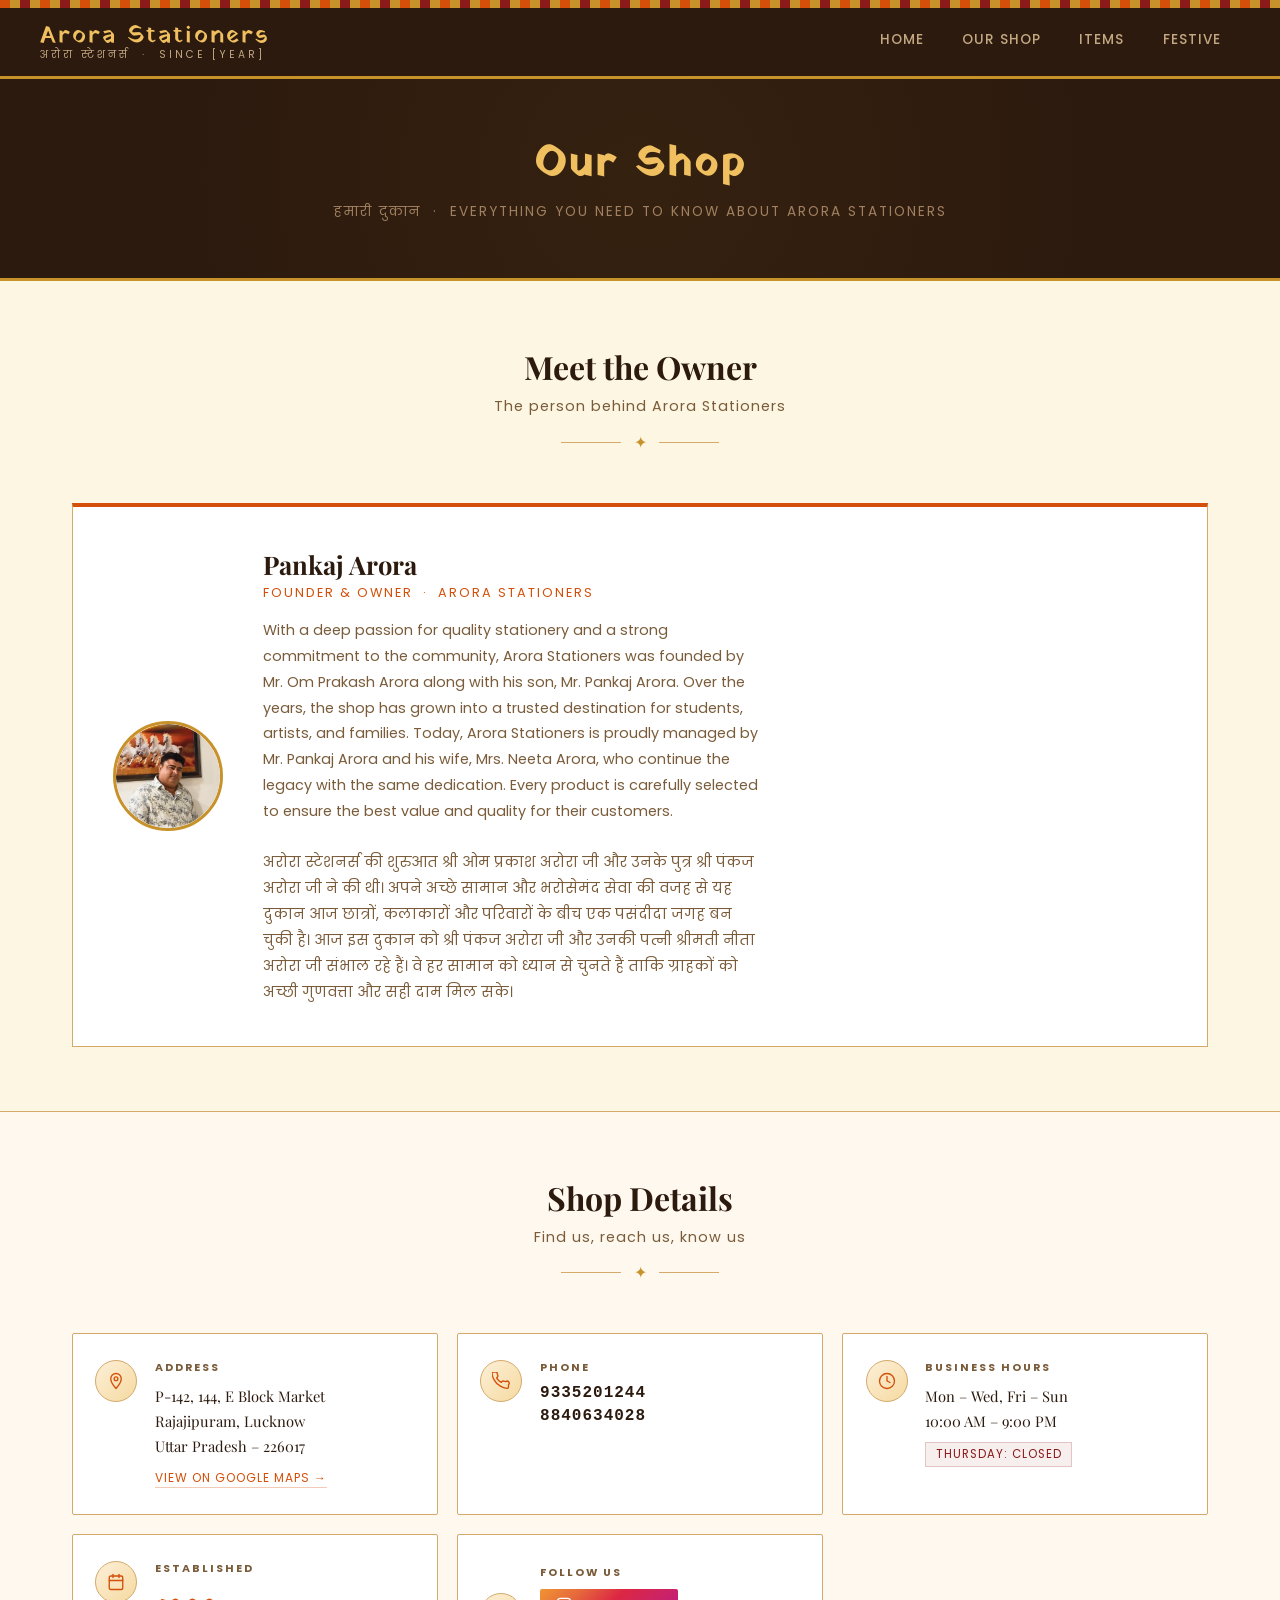
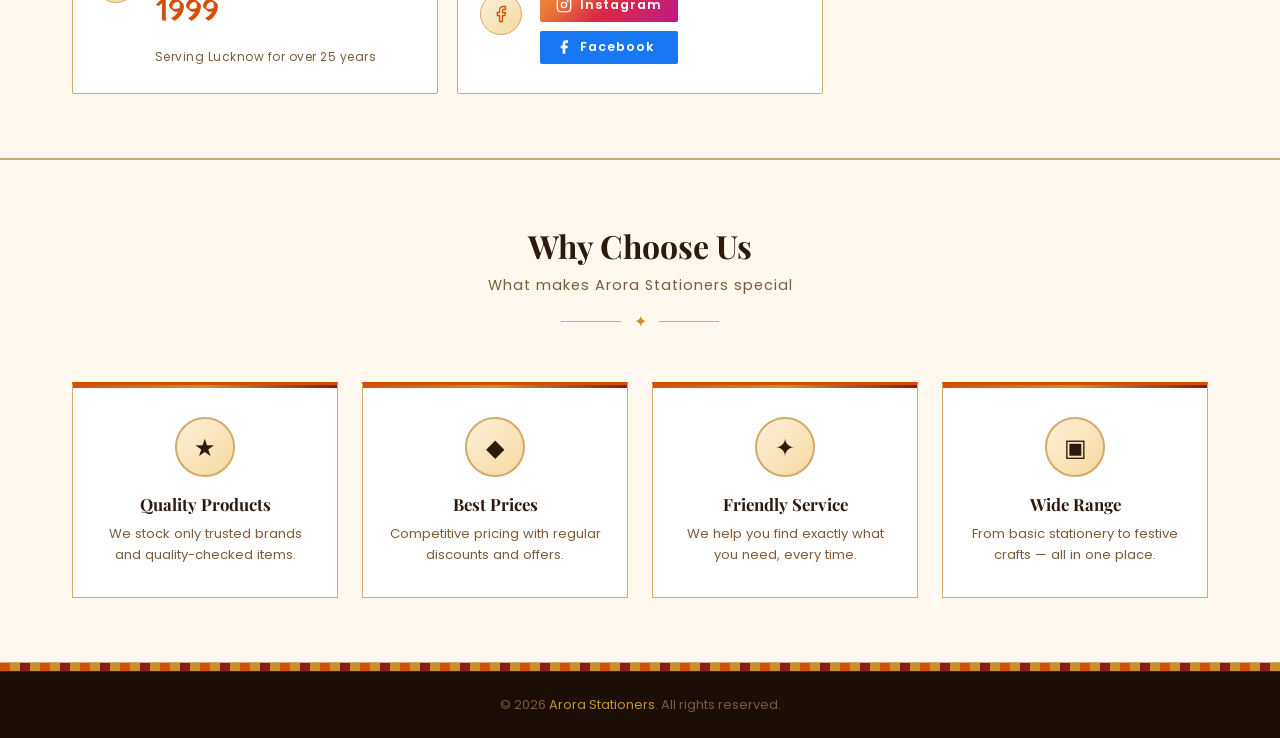
<file: shop.html>
<!DOCTYPE html>
<html lang="en">
<head>
  <meta charset="UTF-8" />
  <meta name="viewport" content="width=device-width, initial-scale=1.0"/>
  <title>Our Shop – Arora Stationers</title>
  <link rel="stylesheet" href="style.css" />
</head>
<body>

  <div class="pattern-border"></div>

  <nav>
    <a href="index.html" class="nav-logo">
      <span class="hindi-name">Arora Stationers</span>
      <span class="sub-name">अरोरा स्टेशनर्स &nbsp;·&nbsp; Since [Year]</span>
    </a>
    <ul>
      <li><a href="index.html">Home</a></li>
      <li><a href="shop.html">Our Shop</a></li>
      <li><a href="items.html">Items</a></li>
      <li><a href="festive.html">Festive</a></li>
    </ul>
    <button class="nav-hamburger" id="hamburger" aria-label="Menu">
      <span></span><span></span><span></span>
    </button>
  </nav>

  <div class="page-hero">
    <h1>Our Shop</h1>
    <p>हमारी दुकान &nbsp;·&nbsp; Everything you need to know about Arora Stationers</p>
  </div>

  <!-- OWNER -->
  <div class="section-wrap">
    <div class="section-title">
      <h2>Meet the Owner</h2>
      <p>The person behind Arora Stationers</p>
      <div class="ornament-divider"><span>&#10022;</span></div>
    </div>
    <div class="owner-card">
      <div class="owner-avatar" style="background: none; overflow: hidden;">
        <img src="images/pankaj-arora.jpg" alt="Pankaj Arora" style="width:100%; height:100%; object-fit:cover; border-radius:50%;"/>
      </div>
      <div class="owner-info">
        <h2>Pankaj Arora</h2>
        <div class="role">Founder &amp; Owner &nbsp;·&nbsp; Arora Stationers</div>
        <p>
          With a deep passion for quality stationery and a strong commitment to the community, Arora Stationers was founded by Mr. Om Prakash Arora along with his son, Mr. Pankaj Arora. Over the years, the shop has grown into a trusted destination for students, artists, and families.

Today, Arora Stationers is proudly managed by Mr. Pankaj Arora and his wife, Mrs. Neeta Arora, who continue the legacy with the same dedication. Every product is carefully selected to ensure the best value and quality for their customers.
        
</p>
<br>
<p>
  अरोरा स्टेशनर्स की शुरुआत श्री ओम प्रकाश अरोरा जी और उनके पुत्र श्री पंकज अरोरा जी ने की थी। अपने अच्छे सामान और भरोसेमंद सेवा की वजह से यह दुकान आज छात्रों, कलाकारों और परिवारों के बीच एक पसंदीदा जगह बन चुकी है।

आज इस दुकान को श्री पंकज अरोरा जी और उनकी पत्नी श्रीमती नीता अरोरा जी संभाल रहे हैं। वे हर सामान को ध्यान से चुनते हैं ताकि ग्राहकों को अच्छी गुणवत्ता और सही दाम मिल सके।
</p>
      </div>
    </div>
  </div>

  <!-- SHOP DETAILS -->
  <div class="categories-bg">
    <div class="section-wrap">
      <div class="section-title">
        <h2>Shop Details</h2>
        <p>Find us, reach us, know us</p>
        <div class="ornament-divider"><span>&#10022;</span></div>
      </div>

      <div class="shopinfo-grid">

        <!-- ADDRESS -->
        <div class="shopinfo-card shopinfo-card--wide">
          <div class="shopinfo-icon-wrap">
            <svg viewBox="0 0 24 24" fill="none" stroke="currentColor" stroke-width="1.8" stroke-linecap="round" stroke-linejoin="round">
              <path d="M12 2C8.13 2 5 5.13 5 9c0 5.25 7 13 7 13s7-7.75 7-13c0-3.87-3.13-7-7-7z"/>
              <circle cx="12" cy="9" r="2.5"/>
            </svg>
          </div>
          <div class="shopinfo-content">
            <h4>Address</h4>
            <p>P-142, 144, E Block Market<br/>Rajajipuram, Lucknow<br/>Uttar Pradesh – 226017</p>
            <a href="https://maps.app.goo.gl/rVZ9LDZaRFy4vV4q8" target="_blank" class="shopinfo-link">
              View on Google Maps &rarr;
            </a>
          </div>
        </div>

        <!-- PHONE -->
        <div class="shopinfo-card">
          <div class="shopinfo-icon-wrap">
            <svg viewBox="0 0 24 24" fill="none" stroke="currentColor" stroke-width="1.8" stroke-linecap="round" stroke-linejoin="round">
              <path d="M22 16.92v3a2 2 0 01-2.18 2 19.79 19.79 0 01-8.63-3.07A19.5 19.5 0 013.07 10.8 19.79 19.79 0 01.01 2.18 2 2 0 012 0h3a2 2 0 012 1.72c.127.96.361 1.903.7 2.81a2 2 0 01-.45 2.11L6.09 7.91a16 16 0 006 6l1.27-1.27a2 2 0 012.11-.45c.907.339 1.85.573 2.81.7A2 2 0 0122 16.92z"/>
            </svg>
          </div>
          <div class="shopinfo-content">
            <h4>Phone</h4>
            <a href="tel:9335201244" class="shopinfo-phone">9335201244</a>
            <a href="tel:8840634028" class="shopinfo-phone">8840634028</a>
          </div>
        </div>

        <!-- HOURS -->
        <div class="shopinfo-card">
          <div class="shopinfo-icon-wrap">
            <svg viewBox="0 0 24 24" fill="none" stroke="currentColor" stroke-width="1.8" stroke-linecap="round" stroke-linejoin="round">
              <circle cx="12" cy="12" r="10"/>
              <polyline points="12 6 12 12 16 14"/>
            </svg>
          </div>
          <div class="shopinfo-content">
            <h4>Business Hours</h4>
            <p>Mon – Wed, Fri – Sun<br/>10:00 AM – 9:00 PM</p>
            <span class="shopinfo-closed">Thursday: Closed</span>
          </div>
        </div>

        <!-- ESTABLISHED -->
        <div class="shopinfo-card">
          <div class="shopinfo-icon-wrap">
            <svg viewBox="0 0 24 24" fill="none" stroke="currentColor" stroke-width="1.8" stroke-linecap="round" stroke-linejoin="round">
              <rect x="3" y="4" width="18" height="18" rx="2" ry="2"/>
              <line x1="16" y1="2" x2="16" y2="6"/>
              <line x1="8"  y1="2" x2="8"  y2="6"/>
              <line x1="3"  y1="10" x2="21" y2="10"/>
            </svg>
          </div>
          <div class="shopinfo-content">
            <h4>Established</h4>
            <p class="shopinfo-year">1999</p>
            <span class="shopinfo-sub">Serving Lucknow for over 25 years</span>
          </div>
        </div>

        <!-- PAYMENT -->
        

        <!-- SOCIAL -->
        <div class="shopinfo-card shopinfo-card--social">
          <div class="shopinfo-icon-wrap">
            <svg viewBox="0 0 24 24" fill="none" stroke="currentColor" stroke-width="1.8" stroke-linecap="round" stroke-linejoin="round">
              <path d="M18 2h-3a5 5 0 00-5 5v3H7v4h3v8h4v-8h3l1-4h-4V7a1 1 0 011-1h3z"/>
            </svg>
          </div>
          <div class="shopinfo-content">
            <h4>Follow Us</h4>
            <div class="social-handles">
              <!-- Replace YOUR_INSTAGRAM_HANDLE and YOUR_FACEBOOK_HANDLE with your actual handles -->
              <a href="https://www.instagram.com/arora_stationers?utm_source=ig_web_button_share_sheet&igsh=ZDNlZDc0MzIxNw==" target="_blank" class="social-btn social-btn--insta">
                <svg viewBox="0 0 24 24" fill="none" stroke="currentColor" stroke-width="2" stroke-linecap="round" stroke-linejoin="round">
                  <rect x="2" y="2" width="20" height="20" rx="5" ry="5"/>
                  <circle cx="12" cy="12" r="4"/>
                  <circle cx="17.5" cy="6.5" r="0.5" fill="currentColor"/>
                </svg>
                Instagram
              </a>
              <a href="https://www.facebook.com/arora.stationers.2025" target="_blank" class="social-btn social-btn--fb">
                <svg viewBox="0 0 24 24" fill="currentColor">
                  <path d="M18 2h-3a5 5 0 00-5 5v3H7v4h3v8h4v-8h3l1-4h-4V7a1 1 0 011-1h3z"/>
                </svg>
                Facebook
              </a>
            </div>
          </div>
        </div>

      </div>
    </div>
  </div>

  <!-- WHY US -->
  <div class="why-us-bg">
    <div class="section-wrap">
      <div class="section-title">
        <h2>Why Choose Us</h2>
        <p>What makes Arora Stationers special</p>
        <div class="ornament-divider"><span>&#10022;</span></div>
      </div>
      <div class="cards-grid">
        <div class="card">
          <div class="card-icon-wrap">&#9733;</div>
          <h3>Quality Products</h3>
          <p>We stock only trusted brands and quality-checked items.</p>
        </div>
        <div class="card">
          <div class="card-icon-wrap">&#9670;</div>
          <h3>Best Prices</h3>
          <p>Competitive pricing with regular discounts and offers.</p>
        </div>
        <div class="card">
          <div class="card-icon-wrap">&#10022;</div>
          <h3>Friendly Service</h3>
          <p>We help you find exactly what you need, every time.</p>
        </div>
        <div class="card">
          <div class="card-icon-wrap">&#9635;</div>
          <h3>Wide Range</h3>
          <p>From basic stationery to festive crafts — all in one place.</p>
        </div>
      </div>
    </div>
  </div>

  <a href="index.html" class="back-home-btn">
    <span class="back-arrow">&#8592;</span> Home
  </a>

  <div class="pattern-border"></div>
  <footer>
    <p>&copy; 2026 <a href="index.html">Arora Stationers</a>. All rights reserved.</p>
  </footer>

  <script>
    const hamburger = document.getElementById('hamburger');
    const navUl = document.querySelector('nav ul');
    hamburger.addEventListener('click', () => {
      hamburger.classList.toggle('open');
      navUl.classList.toggle('open');
    });
    navUl.querySelectorAll('a').forEach(a => a.addEventListener('click', () => {
      hamburger.classList.remove('open');
      navUl.classList.remove('open');
    }));
  </script>
</body>
</html>
</file>
<file: style.css>
@import url('https://fonts.googleapis.com/css2?family=Tiro+Devanagari+Hindi&family=Yatra+One&family=Poppins:wght@300;400;500;600&family=Playfair+Display:wght@600;700&display=swap');

* {
  margin: 0;
  padding: 0;
  box-sizing: border-box;
}

:root {
  --saffron: #d4500a;
  --deep-red: #8b1a1a;
  --gold: #c8922a;
  --light-gold: #f0c060;
  --cream: #fdf6e3;
  --dark-brown: #2c1a0e;
  --medium-brown: #5c3317;
  --text: #2c1a0e;
  --muted: #7a5c3a;
  --border: #d4a96a;
  --shadow: 0 4px 20px rgba(44,26,14,0.12);
}

body {
  font-family: 'Poppins', sans-serif;
  background: var(--cream);
  color: var(--text);
}

/* TRADITIONAL PATTERN BORDER */
.pattern-border {
  height: 8px;
  background: repeating-linear-gradient(
    90deg,
    var(--saffron) 0px,
    var(--saffron) 10px,
    var(--gold) 10px,
    var(--gold) 20px,
    var(--deep-red) 20px,
    var(--deep-red) 30px,
    var(--gold) 30px,
    var(--gold) 40px
  );
}

/* NAV */
nav {
  background: var(--dark-brown);
  padding: 0 2.5rem;
  display: flex;
  justify-content: space-between;
  align-items: center;
  position: sticky;
  top: 0;
  z-index: 100;
  border-bottom: 3px solid var(--gold);
}

.nav-logo {
  text-decoration: none;
  padding: 0.8rem 0;
  display: flex;
  flex-direction: column;
  line-height: 1.1;
}

.nav-logo .hindi-name {
  font-family: 'Yatra One', cursive;
  font-size: 1.5rem;
  color: var(--light-gold);
  letter-spacing: 2px;
}

.nav-logo .sub-name {
  font-size: 0.65rem;
  color: #c4a882;
  letter-spacing: 3px;
  text-transform: uppercase;
}

nav ul {
  list-style: none;
  display: flex;
  gap: 0;
}

nav ul li a {
  color: #c4a882;
  text-decoration: none;
  font-size: 0.85rem;
  letter-spacing: 1px;
  text-transform: uppercase;
  padding: 1.4rem 1.2rem;
  display: block;
  transition: all 0.2s;
  border-bottom: 3px solid transparent;
  font-weight: 500;
}

nav ul li a:hover {
  color: var(--light-gold);
  border-bottom-color: var(--gold);
  background: rgba(200,146,42,0.08);
}

/* HERO */
.hero {
  background: var(--dark-brown);
  position: relative;
  overflow: hidden;
  padding: 5rem 2rem;
  text-align: center;
}

/* Mandala-like decorative circles */
.hero::before {
  content: '';
  position: absolute;
  top: 50%;
  left: 50%;
  transform: translate(-50%, -50%);
  width: 600px;
  height: 600px;
  border-radius: 50%;
  border: 1px solid rgba(200,146,42,0.1);
  box-shadow:
    0 0 0 30px rgba(200,146,42,0.04),
    0 0 0 60px rgba(200,146,42,0.03),
    0 0 0 100px rgba(200,146,42,0.02);
}

.hero::after {
  content: '';
  position: absolute;
  top: 0; left: 0; right: 0; bottom: 0;
  background-image:
    radial-gradient(circle at 15% 50%, rgba(212,80,10,0.08) 0%, transparent 50%),
    radial-gradient(circle at 85% 50%, rgba(139,26,26,0.08) 0%, transparent 50%);
}

.hero-content {
  position: relative;
  z-index: 2;
}

.hero-ornament {
  color: var(--gold);
  font-size: 1.2rem;
  letter-spacing: 8px;
  margin-bottom: 1.5rem;
  opacity: 0.7;
}

.hero h1 {
  font-family: 'Yatra One', cursive;
  font-size: clamp(3rem, 7vw, 5.5rem);
  color: var(--light-gold);
  line-height: 1.1;
  margin-bottom: 0.3rem;
  text-shadow: 0 2px 20px rgba(200,146,42,0.3);
  letter-spacing: 3px;
}

.hero h1 .hindi-script {
  display: block;
  font-family: 'Tiro Devanagari Hindi', serif;
  font-size: 0.55em;
  color: #c4a882;
  letter-spacing: 4px;
  margin-top: 0.3rem;
}

.hero-tagline {
  font-size: 0.9rem;
  color: #a08060;
  letter-spacing: 4px;
  text-transform: uppercase;
  margin: 1.5rem 0 2.5rem;
}

.hero-divider {
  display: flex;
  align-items: center;
  justify-content: center;
  gap: 1rem;
  margin: 1.5rem auto;
  max-width: 400px;
}

.hero-divider::before,
.hero-divider::after {
  content: '';
  flex: 1;
  height: 1px;
  background: linear-gradient(to right, transparent, var(--gold));
}

.hero-divider::after {
  background: linear-gradient(to left, transparent, var(--gold));
}

.hero-divider span {
  color: var(--gold);
  font-size: 1.2rem;
}

.hero-btns {
  display: flex;
  gap: 1rem;
  justify-content: center;
  flex-wrap: wrap;
  margin-top: 2rem;
}

.btn {
  padding: 0.75rem 2rem;
  font-size: 0.8rem;
  font-weight: 600;
  letter-spacing: 2px;
  text-transform: uppercase;
  text-decoration: none;
  border: none;
  cursor: pointer;
  transition: all 0.3s;
  font-family: 'Poppins', sans-serif;
}

.btn-primary {
  background: var(--saffron);
  color: white;
  border: 2px solid var(--saffron);
}

.btn-primary:hover {
  background: var(--deep-red);
  border-color: var(--deep-red);
  transform: translateY(-2px);
  box-shadow: 0 6px 20px rgba(139,26,26,0.35);
}

.btn-outline {
  background: transparent;
  color: var(--light-gold);
  border: 2px solid var(--gold);
}

.btn-outline:hover {
  background: var(--gold);
  color: var(--dark-brown);
  transform: translateY(-2px);
}

/* SECTION WRAPPER */
.section-wrap {
  padding: 4rem 2rem;
  max-width: 1200px;
  margin: 0 auto;
}

.section-title {
  text-align: center;
  margin-bottom: 3rem;
}

.section-title h2 {
  font-family: 'Playfair Display', serif;
  font-size: 2rem;
  color: var(--dark-brown);
  margin-bottom: 0.5rem;
}

.section-title p {
  color: var(--muted);
  font-size: 0.9rem;
  letter-spacing: 1px;
}

.ornament-divider {
  display: flex;
  align-items: center;
  justify-content: center;
  gap: 0.8rem;
  margin: 0.8rem auto 0;
}

.ornament-divider::before,
.ornament-divider::after {
  content: '';
  width: 60px;
  height: 1px;
  background: var(--border);
}

.ornament-divider span {
  color: var(--gold);
  font-size: 1rem;
}

/* CATEGORIES */
.categories-bg {
  background: #fff8ee;
  border-top: 1px solid var(--border);
  border-bottom: 1px solid var(--border);
}

.cards-grid {
  display: grid;
  grid-template-columns: repeat(auto-fit, minmax(220px, 1fr));
  gap: 1.5rem;
}

.card {
  background: white;
  border: 1px solid var(--border);
  border-top: 3px solid var(--saffron);
  padding: 2rem 1.5rem;
  text-align: center;
  text-decoration: none;
  color: var(--text);
  transition: transform 0.3s, box-shadow 0.3s;
  position: relative;
}

.card::before {
  content: '';
  position: absolute;
  top: 0; left: 0; right: 0;
  height: 3px;
  background: linear-gradient(to right, var(--saffron), var(--gold), var(--deep-red));
}

.card:hover {
  transform: translateY(-5px);
  box-shadow: var(--shadow);
}

.card-icon-wrap {
  width: 60px;
  height: 60px;
  border-radius: 50%;
  background: linear-gradient(135deg, #fdf0d8, #f5d9a0);
  border: 2px solid var(--border);
  display: flex;
  align-items: center;
  justify-content: center;
  margin: 0 auto 1rem;
  font-size: 1.5rem;
}

.card h3 {
  font-family: 'Playfair Display', serif;
  font-size: 1.05rem;
  color: var(--dark-brown);
  margin-bottom: 0.5rem;
}

.card p {
  font-size: 0.82rem;
  color: var(--muted);
  line-height: 1.6;
}

.card-tag {
  display: inline-block;
  margin-top: 0.8rem;
  padding: 0.2rem 0.8rem;
  background: #fdf0d8;
  color: var(--saffron);
  font-size: 0.72rem;
  letter-spacing: 1px;
  text-transform: uppercase;
  border: 1px solid var(--border);
}

/* FESTIVE BANNER */
.festive-banner {
  background: var(--deep-red);
  background-image:
    repeating-linear-gradient(
      45deg,
      rgba(200,146,42,0.05) 0px,
      rgba(200,146,42,0.05) 2px,
      transparent 2px,
      transparent 12px
    );
  padding: 3.5rem 2rem;
  text-align: center;
  border-top: 4px solid var(--gold);
  border-bottom: 4px solid var(--gold);
}

.festive-banner h2 {
  font-family: 'Yatra One', cursive;
  font-size: 2.2rem;
  color: var(--light-gold);
  margin-bottom: 0.5rem;
  letter-spacing: 2px;
}

.festive-banner p {
  color: #e8c090;
  font-size: 0.9rem;
  letter-spacing: 2px;
  text-transform: uppercase;
  margin-bottom: 2rem;
}

.festive-tags {
  display: flex;
  flex-wrap: wrap;
  gap: 0.8rem;
  justify-content: center;
  margin-bottom: 2rem;
}

.festive-tag {
  background: rgba(200,146,42,0.15);
  border: 1px solid rgba(200,146,42,0.5);
  color: var(--light-gold);
  padding: 0.4rem 1.2rem;
  font-size: 0.8rem;
  letter-spacing: 2px;
  text-transform: uppercase;
}

/* FEATURED ITEMS */
.items-grid {
  display: grid;
  grid-template-columns: repeat(auto-fit, minmax(200px, 1fr));
  gap: 1.5rem;
}

.item-card {
  background: white;
  border: 1px solid var(--border);
  text-decoration: none;
  color: var(--text);
  transition: transform 0.3s, box-shadow 0.3s;
  overflow: hidden;
}

.item-card:hover {
  transform: translateY(-4px);
  box-shadow: var(--shadow);
}

.item-img {
  width: 100%;
  height: 150px;
  background: linear-gradient(135deg, #fdf6e3, #f5e6c8);
  display: flex;
  align-items: center;
  justify-content: center;
  font-size: 3.5rem;
  border-bottom: 1px solid var(--border);
}

.item-info {
  padding: 1rem;
}

.item-info h4 {
  font-family: 'Playfair Display', serif;
  font-size: 0.95rem;
  color: var(--dark-brown);
  margin-bottom: 0.3rem;
}

.item-info p {
  font-size: 0.78rem;
  color: var(--muted);
}

.item-price {
  font-size: 1rem;
  font-weight: 600;
  color: var(--saffron);
  margin-top: 0.5rem;
  font-family: 'Playfair Display', serif;
}

/* INFO STRIP */
.info-strip {
  background: var(--dark-brown);
  border-top: 3px solid var(--gold);
}

.info-strip-inner {
  max-width: 1200px;
  margin: 0 auto;
  padding: 3rem 2rem;
  display: grid;
  grid-template-columns: repeat(auto-fit, minmax(200px, 1fr));
  gap: 2rem;
  text-align: center;
}

.info-item h4 {
  font-family: 'Playfair Display', serif;
  font-size: 0.85rem;
  color: var(--light-gold);
  margin-bottom: 0.5rem;
  letter-spacing: 2px;
  text-transform: uppercase;
}

.info-item p {
  font-size: 0.85rem;
  color: #a08060;
  line-height: 1.7;
}

.info-item p a {
  color: var(--light-gold);
  text-decoration: none;
  border-bottom: 1px solid rgba(240,192,96,0.3);
  transition: color 0.2s, border-color 0.2s;
}

.info-item p a:hover {
  color: #fff;
  border-bottom-color: var(--light-gold);
}

/* Google Maps link */
.maps-link {
  display: inline-block;
  margin-top: 0.8rem;
  font-size: 0.78rem;
  letter-spacing: 1px;
  text-transform: uppercase;
  color: var(--light-gold);
  text-decoration: none;
  border-bottom: 1px solid rgba(240,192,96,0.35);
  transition: color 0.2s, border-color 0.2s;
}

.maps-link:hover {
  color: #fff;
  border-bottom-color: var(--light-gold);
}

/* Maps link inside detail-card (shop.html – light background) */
.maps-link-card {
  color: var(--saffron);
  border-bottom-color: rgba(212,80,10,0.35);
}

.maps-link-card:hover {
  color: var(--deep-red);
  border-bottom-color: var(--saffron);
}
.phone-reveal {
  display: inline-block;
  font-family: 'Courier New', monospace;
  font-size: 0.95rem;
  letter-spacing: 1px;
}

.phone-reveal .phone-text {
  color: var(--light-gold);
  opacity: 0.4;
  transition: opacity 0.3s;
}

.phone-reveal.revealed .phone-text {
  opacity: 1;
}

@keyframes blink-cursor {
  0%, 100% { opacity: 1; }
  50%       { opacity: 0; }
}

.info-item .info-icon {
  width: 40px;
  height: 40px;
  border: 1px solid var(--gold);
  border-radius: 50%;
  display: flex;
  align-items: center;
  justify-content: center;
  margin: 0 auto 0.8rem;
  color: var(--gold);
  font-size: 1rem;
}

/* FOOTER */
footer {
  background: #1a0e06;
  color: #7a5c3a;
  text-align: center;
  padding: 1.5rem;
  font-size: 0.8rem;
  border-top: 1px solid #3a2010;
}

footer a {
  color: var(--gold);
  text-decoration: none;
}

/* PAGE HERO */
.page-hero {
  background: var(--dark-brown);
  text-align: center;
  padding: 3.5rem 2rem;
  border-bottom: 3px solid var(--gold);
  position: relative;
  overflow: hidden;
}

.page-hero::before {
  content: '';
  position: absolute;
  inset: 0;
  background-image: radial-gradient(circle at 50% 50%, rgba(200,146,42,0.06) 0%, transparent 70%);
}

.page-hero h1 {
  font-family: 'Yatra One', cursive;
  font-size: 2.5rem;
  color: var(--light-gold);
  letter-spacing: 3px;
  position: relative;
}

.page-hero p {
  color: #a08060;
  font-size: 0.85rem;
  letter-spacing: 2px;
  text-transform: uppercase;
  margin-top: 0.5rem;
  position: relative;
}

/* OWNER CARD */
.owner-card {
  background: white;
  border: 1px solid var(--border);
  border-top: 4px solid var(--saffron);
  padding: 2.5rem;
  display: flex;
  gap: 2.5rem;
  align-items: center;
  flex-wrap: wrap;
}

.owner-avatar {
  width: 110px;
  height: 110px;
  border-radius: 50%;
  background: linear-gradient(135deg, var(--saffron), var(--deep-red));
  border: 3px solid var(--gold);
  display: flex;
  align-items: center;
  justify-content: center;
  font-size: 2.5rem;
  flex-shrink: 0;
  color: white;
}

.owner-info h2 {
  font-family: 'Playfair Display', serif;
  font-size: 1.6rem;
  color: var(--dark-brown);
  margin-bottom: 0.2rem;
}

.owner-info .role {
  color: var(--saffron);
  font-size: 0.8rem;
  letter-spacing: 2px;
  text-transform: uppercase;
  margin-bottom: 1rem;
}

.owner-info p {
  color: var(--muted);
  line-height: 1.8;
  font-size: 0.9rem;
  max-width: 500px;
}

/* SHOP DETAILS */
.shop-details-grid {
  display: grid;
  grid-template-columns: repeat(auto-fit, minmax(260px, 1fr));
  gap: 1.5rem;
}

.detail-card {
  background: white;
  border: 1px solid var(--border);
  padding: 1.5rem;
  border-left: 4px solid var(--saffron);
}

.detail-card h4 {
  font-size: 0.72rem;
  text-transform: uppercase;
  letter-spacing: 2px;
  color: var(--muted);
  margin-bottom: 0.6rem;
}

.detail-card p {
  font-size: 0.95rem;
  font-weight: 500;
  color: var(--dark-brown);
  line-height: 1.6;
  font-family: 'Playfair Display', serif;
}

/* FILTER TABS */
.filter-tabs {
  display: flex;
  gap: 0;
  flex-wrap: wrap;
  justify-content: center;
  margin-bottom: 3rem;
  border: 1px solid var(--border);
  width: fit-content;
  margin-left: auto;
  margin-right: auto;
}

.filter-tab {
  padding: 0.6rem 1.4rem;
  border: none;
  border-right: 1px solid var(--border);
  background: white;
  cursor: pointer;
  font-size: 0.78rem;
  letter-spacing: 1px;
  text-transform: uppercase;
  transition: all 0.2s;
  color: var(--muted);
  font-family: 'Poppins', sans-serif;
}

.filter-tab:last-child {
  border-right: none;
}

.filter-tab.active,
.filter-tab:hover {
  background: var(--saffron);
  color: white;
}

/* FESTIVE PAGE */
.festive-grid {
  display: grid;
  grid-template-columns: repeat(auto-fit, minmax(280px, 1fr));
  gap: 2rem;
}

.festive-card {
  border: 1px solid var(--border);
  text-decoration: none;
  color: var(--text);
  transition: transform 0.3s, box-shadow 0.3s;
  overflow: hidden;
}

.festive-card:hover {
  transform: translateY(-5px);
  box-shadow: var(--shadow);
}

.festive-card-header {
  padding: 2.5rem;
  text-align: center;
  font-size: 3rem;
}

.festive-card-body {
  background: white;
  padding: 1.5rem;
  border-top: 1px solid var(--border);
}

.festive-card-body h3 {
  font-family: 'Playfair Display', serif;
  font-size: 1.15rem;
  color: var(--dark-brown);
  margin-bottom: 0.5rem;
}

.festive-card-body p {
  font-size: 0.82rem;
  color: var(--muted);
  line-height: 1.7;
}

/* WHY US */
.why-us-bg {
  background: #fff8ee;
  border-top: 1px solid var(--border);
  border-bottom: 1px solid var(--border);
}

/* ══════════════════════════════════════
   HAMBURGER MENU (mobile only)
══════════════════════════════════════ */
.nav-hamburger {
  display: none;
  flex-direction: column;
  gap: 5px;
  cursor: pointer;
  padding: 0.5rem;
  background: none;
  border: none;
}

.nav-hamburger span {
  display: block;
  width: 24px;
  height: 2px;
  background: var(--light-gold);
  transition: all 0.3s;
}

.nav-hamburger.open span:nth-child(1) { transform: translateY(7px) rotate(45deg); }
.nav-hamburger.open span:nth-child(2) { opacity: 0; }
.nav-hamburger.open span:nth-child(3) { transform: translateY(-7px) rotate(-45deg); }

/* ══════════════════════════════════════
   RESPONSIVE — TABLET (max 900px)
══════════════════════════════════════ */
@media (max-width: 900px) {
  .cards-grid {
    grid-template-columns: repeat(2, 1fr);
  }
  .festive-grid {
    grid-template-columns: repeat(2, 1fr);
  }
  .shop-details-grid {
    grid-template-columns: repeat(2, 1fr);
  }
  .info-strip-inner {
    grid-template-columns: repeat(2, 1fr);
  }
}

/* ══════════════════════════════════════
   RESPONSIVE — MOBILE (max 640px)
══════════════════════════════════════ */
@media (max-width: 640px) {

  /* NAV */
  nav {
    padding: 0 1rem;
    flex-wrap: wrap;
    position: relative;
  }

  .nav-hamburger {
    display: flex;
  }

  nav ul {
    display: none;
    flex-direction: column;
    width: 100%;
    background: var(--dark-brown);
    border-top: 1px solid rgba(200,146,42,0.2);
    padding: 0.5rem 0;
  }

  nav ul.open {
    display: flex;
  }

  nav ul li a {
    padding: 0.9rem 1.2rem;
    font-size: 0.85rem;
    border-bottom: 1px solid rgba(200,146,42,0.1);
    border-left: 3px solid transparent;
  }

  nav ul li a:hover {
    border-left-color: var(--gold);
    border-bottom-color: rgba(200,146,42,0.1);
  }

  .nav-logo .hindi-name { font-size: 1.2rem; }
  .nav-logo .sub-name   { font-size: 0.55rem; letter-spacing: 1px; }

  /* HERO */
  .hero { padding: 3rem 1.2rem; }
  .hero h1 { font-size: 2.4rem; letter-spacing: 1px; }
  .hero h1 .hindi-script { font-size: 0.6em; }
  .hero-tagline { font-size: 0.75rem; letter-spacing: 2px; margin: 1rem 0 1.5rem; }
  .hero-btns { flex-direction: column; align-items: center; gap: 0.8rem; }
  .btn { width: 100%; max-width: 260px; text-align: center; }

  /* SECTIONS */
  .section-wrap { padding: 2.5rem 1.2rem; }
  .section-title h2 { font-size: 1.5rem; }

  /* CATEGORIES */
  .cards-grid {
    grid-template-columns: repeat(2, 1fr);
    gap: 1rem;
  }
  .card { padding: 1.2rem 1rem; }
  .card-icon-wrap { width: 48px; height: 48px; font-size: 1.2rem; }
  .card h3 { font-size: 0.9rem; }
  .card p { font-size: 0.75rem; }

  /* FESTIVE BANNER */
  .festive-banner { padding: 2.5rem 1.2rem; }
  .festive-banner h2 { font-size: 1.5rem; }
  .festive-banner p { font-size: 0.78rem; letter-spacing: 1px; }
  .festive-tag { font-size: 0.72rem; padding: 0.3rem 0.8rem; letter-spacing: 1px; }

  /* FESTIVE GRID */
  .festive-grid {
    grid-template-columns: 1fr;
    gap: 1.2rem;
  }
  .festive-card-header { padding: 1.8rem; }

  /* INFO STRIP */
  .info-strip-inner {
    grid-template-columns: 1fr;
    gap: 1.5rem;
    padding: 2rem 1.2rem;
    text-align: left;
  }
  .info-item { display: flex; gap: 1rem; align-items: flex-start; text-align: left; }
  .info-item .info-icon { margin: 0; flex-shrink: 0; }
  .info-item h4 { margin-bottom: 0.3rem; }

  /* SHOP DETAILS */
  .shop-details-grid { grid-template-columns: 1fr; }

  /* OWNER CARD */
  .owner-card {
    flex-direction: column;
    text-align: center;
    padding: 1.5rem;
    gap: 1.2rem;
  }
  .owner-info p { max-width: 100%; }

  /* PAGE HERO */
  .page-hero { padding: 2.5rem 1.2rem; }
  .page-hero h1 { font-size: 1.8rem; letter-spacing: 1px; }
  .page-hero p  { font-size: 0.75rem; letter-spacing: 1px; }

  /* FILTER TABS */
  .filter-tabs {
    width: 100%;
    display: grid;
    grid-template-columns: repeat(3, 1fr);
    border: 1px solid var(--border);
  }
  .filter-tab {
    border-right: 1px solid var(--border);
    border-bottom: 1px solid var(--border);
    padding: 0.6rem 0.4rem;
    font-size: 0.7rem;
    letter-spacing: 0;
  }
  .filter-tab:nth-child(3n) { border-right: none; }

  /* REVIEWS */
  .reviews-header { padding: 0 1.2rem 2rem; }
  .reviews-header h2 { font-size: 1.5rem; }
  .review-card { width: 260px; }
  .review-cta { padding: 1.2rem 1.2rem 0; }
  .btn-review { width: 100%; max-width: 280px; text-align: center; }

  /* FOOTER */
  footer { padding: 1.2rem; font-size: 0.78rem; }
}


.owner-avatar img {
    width: 140px;
    height: 140px;
    border-radius: 50%;
    object-fit: cover;
    object-position: top; /* focuses on face */
}


/* ══════════════════════════════════════
   REVIEWS SECTION
══════════════════════════════════════ */
.reviews-section {
  background: var(--dark-brown);
  position: relative;
  overflow: hidden;
  padding: 4rem 0;
}

/* subtle diagonal line texture */
.reviews-bg-pattern {
  position: absolute;
  inset: 0;
  background-image: repeating-linear-gradient(
    -45deg,
    rgba(200,146,42,0.03) 0px,
    rgba(200,146,42,0.03) 1px,
    transparent 1px,
    transparent 14px
  );
  pointer-events: none;
}

.reviews-inner {
  position: relative;
  z-index: 1;
}

/* header */
.reviews-header {
  text-align: center;
  padding: 0 2rem 2.5rem;
}

.reviews-badge {
  display: inline-block;
  font-family: 'Yatra One', cursive;
  font-size: 0.9rem;
  color: var(--gold);
  letter-spacing: 3px;
  border: 1px solid rgba(200,146,42,0.35);
  padding: 0.3rem 1.2rem;
  margin-bottom: 1rem;
}

.reviews-header h2 {
  font-family: 'Playfair Display', serif;
  font-size: 2rem;
  color: var(--light-gold);
  margin-bottom: 0.8rem;
}

.reviews-stars-row {
  display: flex;
  justify-content: center;
  gap: 0.3rem;
  margin-bottom: 0.6rem;
}

.star {
  font-size: 1.4rem;
  color: #555;
}

.star.filled {
  color: var(--gold);
  text-shadow: 0 0 8px rgba(200,146,42,0.5);
}

.reviews-sub {
  font-size: 0.85rem;
  color: #a08060;
  letter-spacing: 1px;
}

.reviews-sub strong {
  color: var(--light-gold);
}

/* marquee */
.reviews-marquee-wrap {
  overflow: hidden;
  width: 100%;
  padding: 0.5rem 0 1.5rem;
  /* fade edges */
  -webkit-mask-image: linear-gradient(to right, transparent 0%, black 8%, black 92%, transparent 100%);
  mask-image: linear-gradient(to right, transparent 0%, black 8%, black 92%, transparent 100%);
}

.reviews-marquee {
  display: flex;
  gap: 1.5rem;
  width: max-content;
  animation: reviews-scroll 40s linear infinite;
}

.reviews-marquee:hover {
  animation-play-state: paused;
}

@keyframes reviews-scroll {
  0%   { transform: translateX(0); }
  100% { transform: translateX(-50%); }
}

/* individual card */
.review-card {
  width: 300px;
  flex-shrink: 0;
  background: rgba(255,255,255,0.04);
  border: 1px solid rgba(200,146,42,0.2);
  border-top: 3px solid var(--gold);
  padding: 1.5rem;
  transition: transform 0.3s, background 0.3s;
}

.review-card:hover {
  transform: translateY(-4px);
  background: rgba(255,255,255,0.07);
}

.review-card--accent {
  border-top-color: var(--saffron);
  background: rgba(212,80,10,0.06);
}

.review-top {
  display: flex;
  align-items: center;
  gap: 0.8rem;
  margin-bottom: 1rem;
}

.reviewer-avatar {
  width: 40px;
  height: 40px;
  border-radius: 50%;
  background: linear-gradient(135deg, var(--saffron), var(--deep-red));
  color: white;
  font-family: 'Playfair Display', serif;
  font-size: 1.1rem;
  font-weight: 700;
  display: flex;
  align-items: center;
  justify-content: center;
  flex-shrink: 0;
  border: 2px solid rgba(200,146,42,0.4);
}

.reviewer-name {
  font-family: 'Playfair Display', serif;
  font-size: 0.95rem;
  color: var(--light-gold);
  margin-bottom: 0.1rem;
}

.reviewer-meta {
  font-size: 0.7rem;
  color: #7a5c3a;
  letter-spacing: 0.5px;
  margin-bottom: 0.2rem;
}

.review-stars {
  color: var(--gold);
  font-size: 0.75rem;
  letter-spacing: 2px;
}

.star.half {
  color: var(--gold);
  opacity: 0.45;
}

/* Google G badge */
.google-badge {
  margin-left: auto;
  width: 28px;
  height: 28px;
  border-radius: 50%;
  background: white;
  color: #4285F4;
  font-weight: 700;
  font-size: 0.85rem;
  display: flex;
  align-items: center;
  justify-content: center;
  flex-shrink: 0;
  font-family: 'Poppins', sans-serif;
  box-shadow: 0 2px 6px rgba(0,0,0,0.3);
}

.review-text {
  font-size: 0.83rem;
  color: #b09070;
  line-height: 1.7;
  font-style: italic;
  margin-bottom: 0.8rem;
}

.review-date {
  font-size: 0.72rem;
  color: #6a4c2a;
  letter-spacing: 1px;
  text-transform: uppercase;
}

/* CTA */
.review-cta {
  text-align: center;
  padding: 1.5rem 2rem 0;
}

.review-cta p {
  color: #a08060;
  font-size: 0.85rem;
  letter-spacing: 1px;
  margin-bottom: 1rem;
}

.btn-review {
  display: inline-block;
  padding: 0.75rem 2rem;
  background: white;
  color: var(--dark-brown);
  font-size: 0.8rem;
  font-weight: 600;
  letter-spacing: 2px;
  text-transform: uppercase;
  text-decoration: none;
  font-family: 'Poppins', sans-serif;
  border: 2px solid white;
  transition: all 0.3s;
}

.btn-review:hover {
  background: transparent;
  color: var(--light-gold);
  border-color: var(--gold);
  transform: translateY(-2px);
  box-shadow: 0 6px 20px rgba(0,0,0,0.3);
}

/* ══════════════════════════════════════
   MOBILE BACK BUTTON
══════════════════════════════════════ */
.back-home-btn {
  display: none;
}

@media (max-width: 640px) {
  .back-home-btn {
    display: flex;
    align-items: center;
    gap: 0.5rem;
    position: fixed;
    bottom: 1.5rem;
    left: 1.2rem;
    z-index: 200;
    background: var(--dark-brown);
    color: var(--light-gold);
    border: 1px solid var(--gold);
    padding: 0.6rem 1.1rem;
    font-family: 'Poppins', sans-serif;
    font-size: 0.75rem;
    font-weight: 600;
    letter-spacing: 1.5px;
    text-transform: uppercase;
    text-decoration: none;
    box-shadow: 0 4px 16px rgba(0,0,0,0.35);
    transition: background 0.2s, color 0.2s;
  }

  .back-home-btn:hover,
  .back-home-btn:active {
    background: var(--saffron);
    border-color: var(--saffron);
    color: white;
  }

  .back-home-btn .back-arrow {
    font-size: 1rem;
    line-height: 1;
  }
}

/* ══════════════════════════════════════
   SHOP INFO CARDS (shop.html)
══════════════════════════════════════ */
.shopinfo-grid {
  display: grid;
  grid-template-columns: repeat(3, 1fr);
  gap: 1.2rem;
}

.shopinfo-card--wide {
  grid-column: span 1;
}

.shopinfo-card {
  background: white;
  border: 1px solid var(--border);
  border-radius: 2px;
  padding: 1.6rem 1.4rem;
  display: flex;
  gap: 1.1rem;
  align-items: flex-start;
  transition: transform 0.25s, box-shadow 0.25s;
  position: relative;
  overflow: hidden;
}

.shopinfo-card::after {
  content: '';
  position: absolute;
  bottom: 0; left: 0; right: 0;
  height: 3px;
  background: linear-gradient(to right, var(--saffron), var(--gold));
  transform: scaleX(0);
  transform-origin: left;
  transition: transform 0.3s ease;
}

.shopinfo-card:hover {
  transform: translateY(-4px);
  box-shadow: 0 8px 24px rgba(44,26,14,0.1);
}

.shopinfo-card:hover::after {
  transform: scaleX(1);
}

.shopinfo-icon-wrap {
  width: 42px;
  height: 42px;
  flex-shrink: 0;
  background: linear-gradient(135deg, #fdf0d8, #f5d9a0);
  border: 1px solid var(--border);
  border-radius: 50%;
  display: flex;
  align-items: center;
  justify-content: center;
  color: var(--saffron);
}

.shopinfo-icon-wrap svg {
  width: 18px;
  height: 18px;
}

.shopinfo-content h4 {
  font-size: 0.68rem;
  text-transform: uppercase;
  letter-spacing: 2px;
  color: var(--muted);
  margin-bottom: 0.5rem;
}

.shopinfo-content p {
  font-family: 'Playfair Display', serif;
  font-size: 0.92rem;
  color: var(--dark-brown);
  line-height: 1.7;
}

.shopinfo-link {
  display: inline-block;
  margin-top: 0.6rem;
  font-size: 0.75rem;
  letter-spacing: 1px;
  text-transform: uppercase;
  color: var(--saffron);
  text-decoration: none;
  border-bottom: 1px solid rgba(212,80,10,0.3);
  transition: color 0.2s, border-color 0.2s;
}
.shopinfo-link:hover {
  color: var(--deep-red);
  border-bottom-color: var(--deep-red);
}

.shopinfo-phone {
  display: block;
  font-family: 'Courier New', monospace;
  font-size: 1rem;
  color: var(--dark-brown);
  text-decoration: none;
  font-weight: 600;
  letter-spacing: 1px;
  margin-bottom: 0.3rem;
  transition: color 0.2s;
}
.shopinfo-phone:hover { color: var(--saffron); }

.shopinfo-closed {
  display: inline-block;
  margin-top: 0.5rem;
  font-size: 0.72rem;
  letter-spacing: 1px;
  text-transform: uppercase;
  color: var(--deep-red);
  background: rgba(139,26,26,0.07);
  padding: 0.2rem 0.6rem;
  border: 1px solid rgba(139,26,26,0.2);
}

.shopinfo-year {
  font-family: 'Yatra One', cursive !important;
  font-size: 2rem !important;
  color: var(--saffron) !important;
  line-height: 1.1;
  margin-bottom: 0.2rem;
}

.shopinfo-sub {
  font-size: 0.75rem;
  color: var(--muted);
  letter-spacing: 0.5px;
}

/* payment tags */
.payment-tags {
  display: flex;
  flex-wrap: wrap;
  gap: 0.5rem;
  margin-top: 0.3rem;
}
.payment-tags span {
  padding: 0.25rem 0.8rem;
  background: #fdf0d8;
  border: 1px solid var(--border);
  font-size: 0.72rem;
  letter-spacing: 1px;
  text-transform: uppercase;
  color: var(--saffron);
}

/* social */
.shopinfo-card--social { align-items: center; }

.social-handles {
  display: flex;
  flex-direction: column;
  gap: 0.6rem;
  margin-top: 0.3rem;
}

.social-btn {
  display: inline-flex;
  align-items: center;
  gap: 0.5rem;
  padding: 0.45rem 1rem;
  font-size: 0.78rem;
  font-weight: 600;
  letter-spacing: 1px;
  text-decoration: none;
  border-radius: 2px;
  transition: transform 0.2s, opacity 0.2s;
  font-family: 'Poppins', sans-serif;
}
.social-btn:hover { transform: translateX(3px); opacity: 0.88; }
.social-btn svg { width: 16px; height: 16px; flex-shrink: 0; }

.social-btn--insta {
  background: linear-gradient(135deg, #f09433, #e6683c, #dc2743, #cc2366, #bc1888);
  color: white;
}
.social-btn--fb {
  background: #1877f2;
  color: white;
}

/* responsive */
@media (max-width: 900px) {
  .shopinfo-grid {
    grid-template-columns: repeat(2, 1fr);
  }
}

@media (max-width: 640px) {
  .shopinfo-grid {
    grid-template-columns: 1fr;
  }
  .shopinfo-card--wide { grid-column: span 1; }
  .shopinfo-card { padding: 1.2rem 1rem; }
  .social-handles { flex-direction: row; flex-wrap: wrap; }
}
</file>
